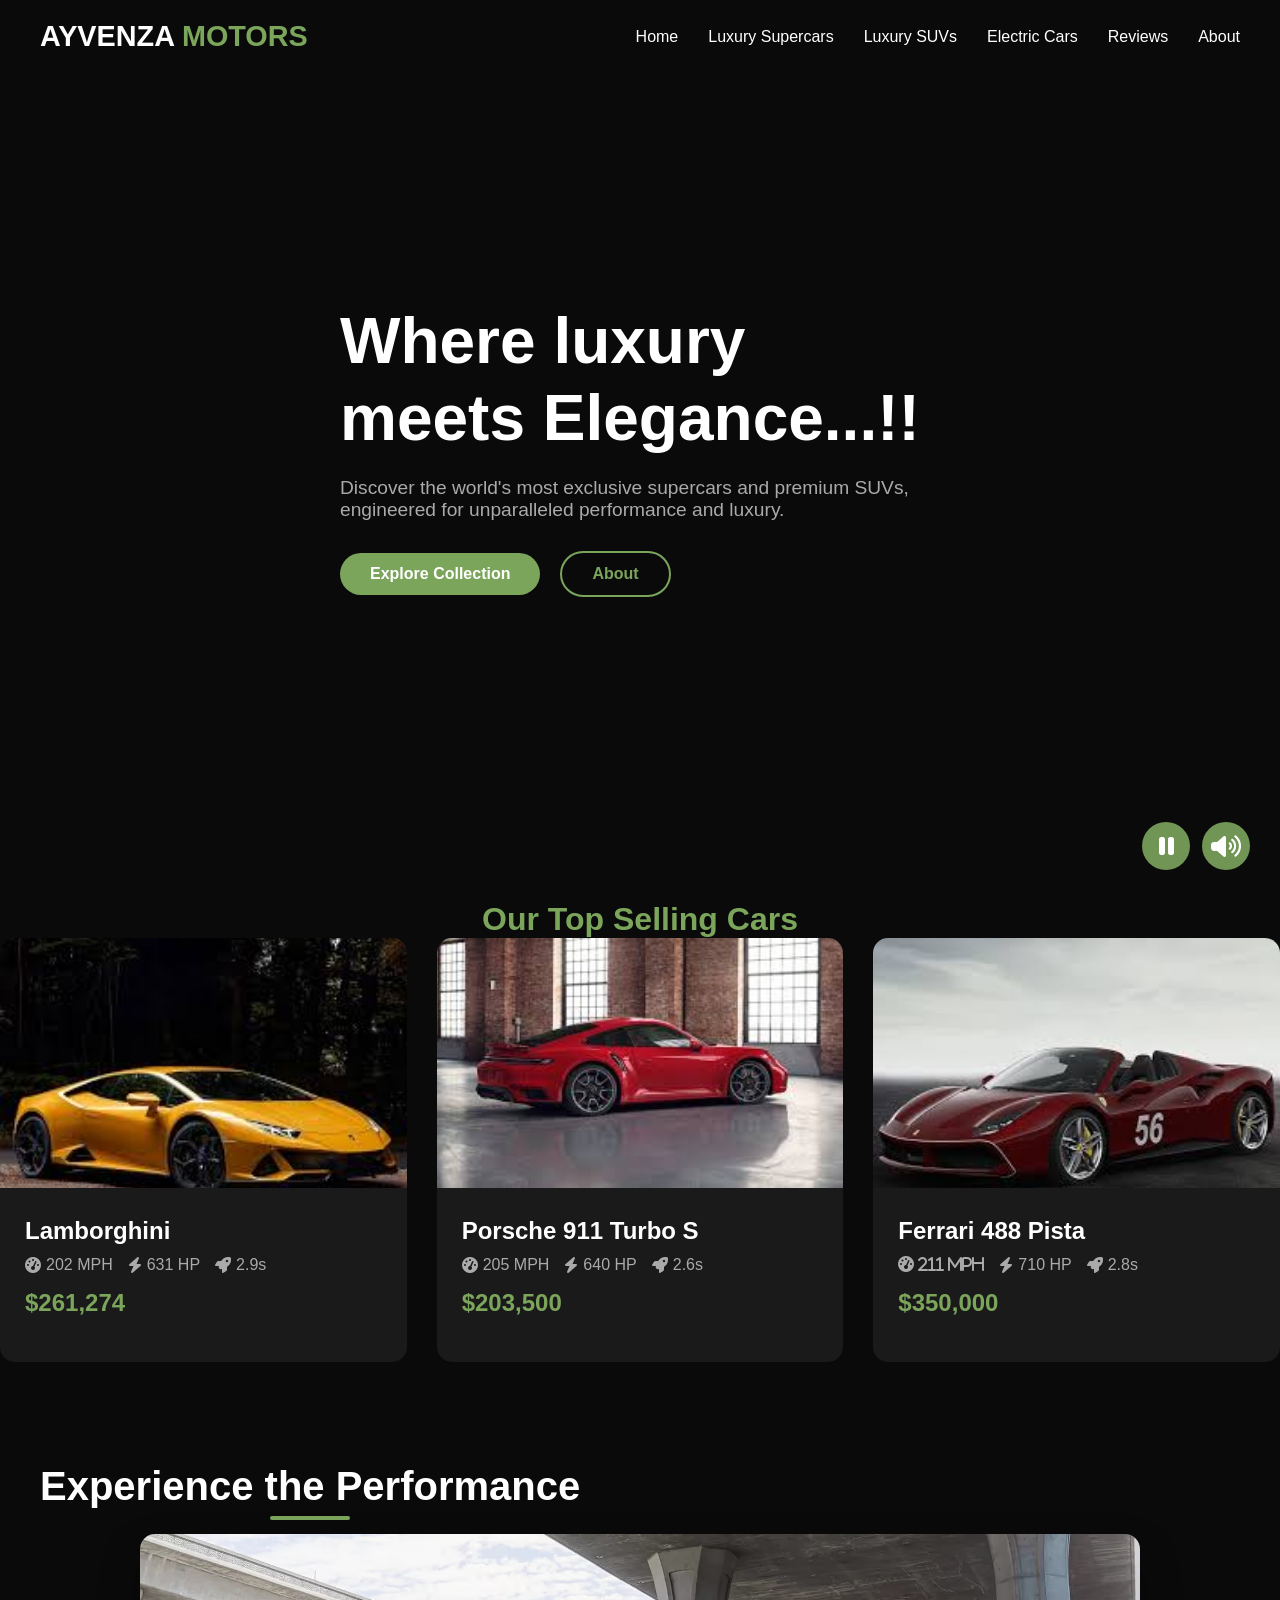
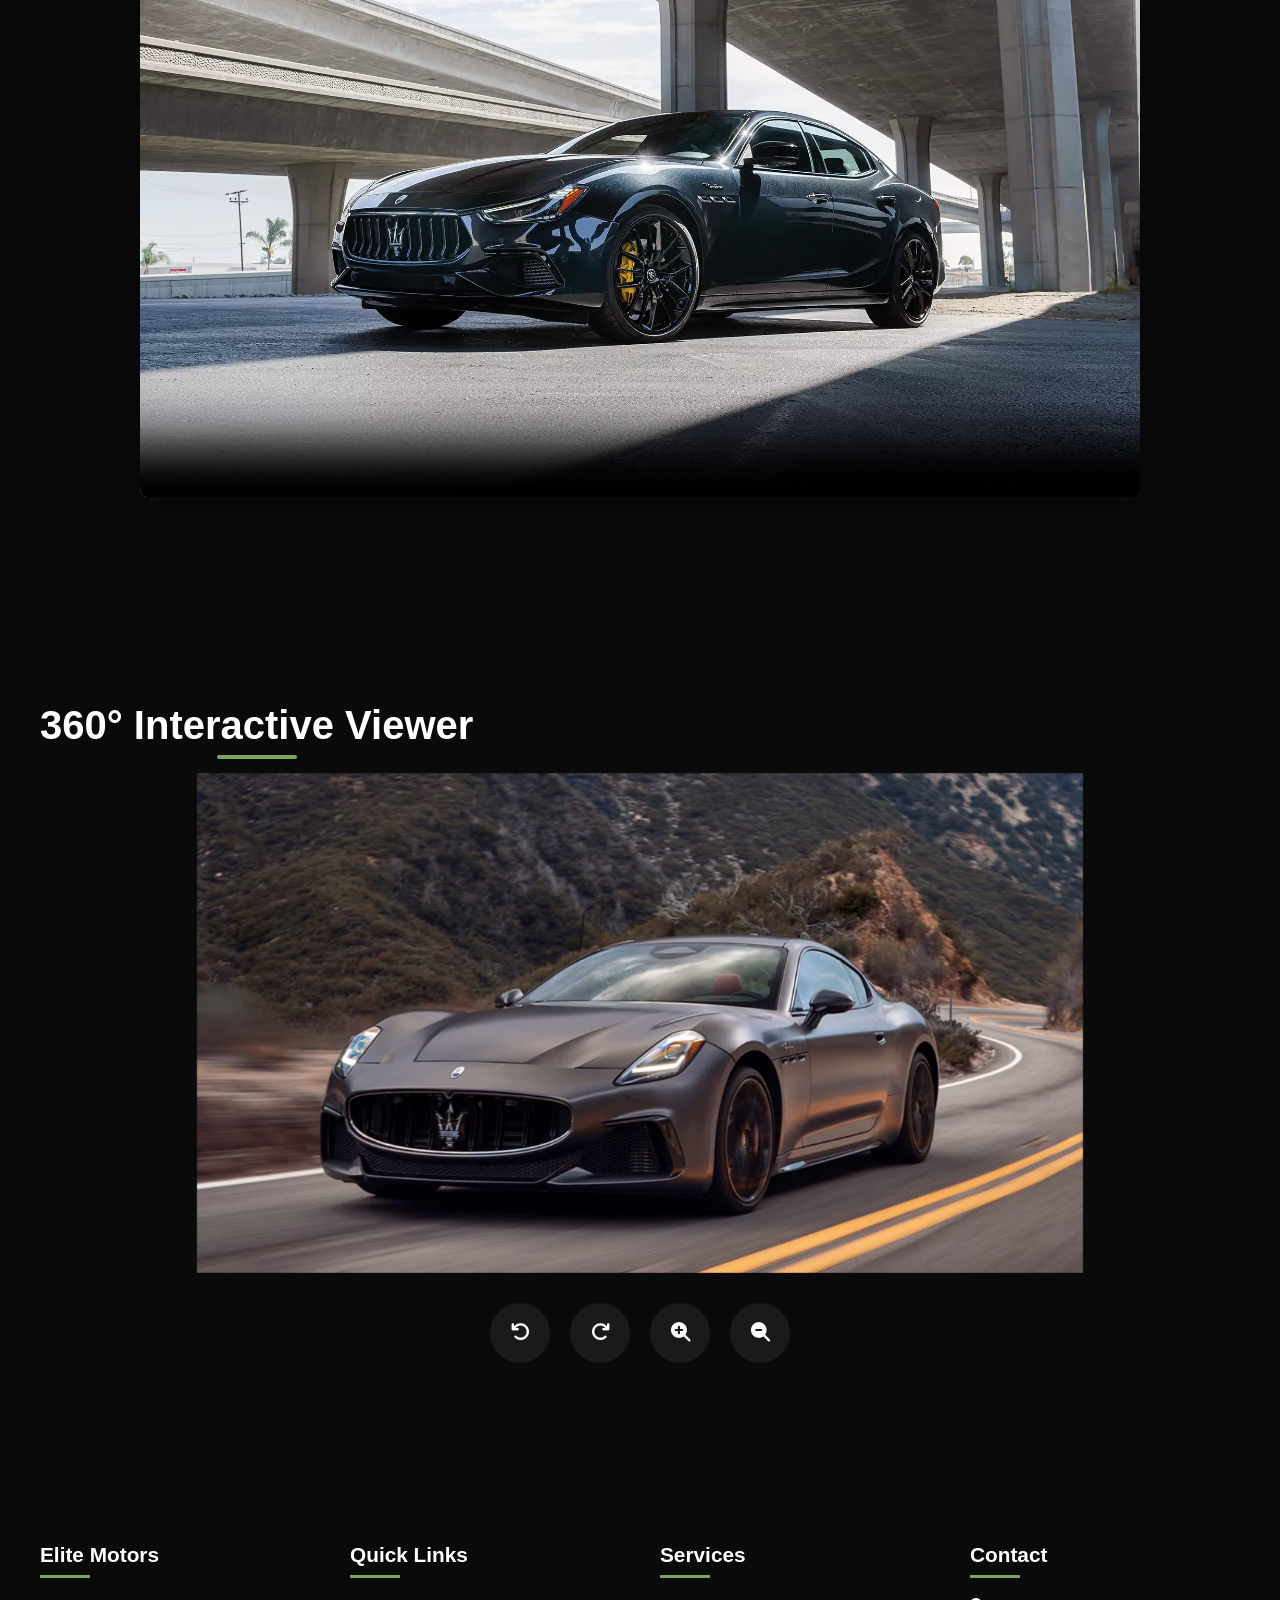
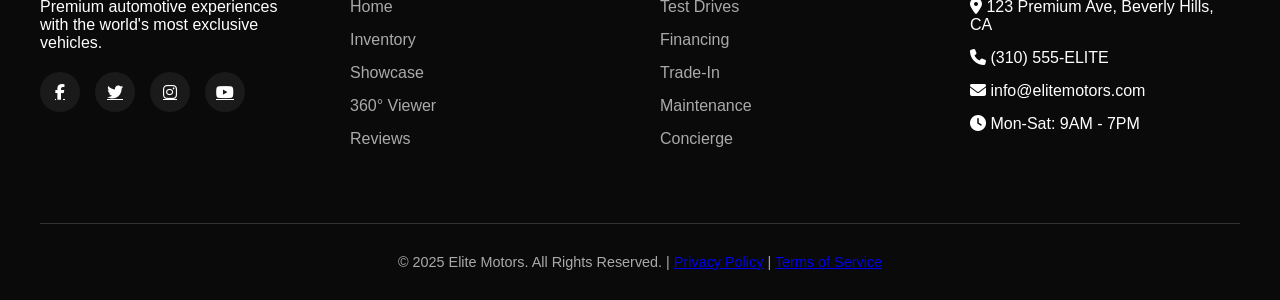
<file: index.html>
<!DOCTYPE html>
<html lang="en">
<head>
    <meta charset="UTF-8">
    <meta name="viewport" content="width=device-width, initial-scale=1.0">
    <title>Elite Motors | Premium Automotive Experience</title>
    <link rel="stylesheet" href="https://cdnjs.cloudflare.com/ajax/libs/font-awesome/6.4.0/css/all.min.css">
    <style>
    :root {
    --primary: #7CA55C;
    --primary-dark: #7CA55C;
    --dark: #0a0a0a;
    --dark-gray: #1a1a1a;
    --medium-gray: #333;
    --light-gray: #aaa;
    --light: #ffffff;
}

* {
    margin: 0;
    padding: 0;
    box-sizing: border-box;
    font-family: 'Poppins', sans-serif;
}

body {
    background: var(--dark);
    color: var(--light);
    overflow-x: hidden;
    scroll-behavior: smooth;
}

section {
    padding: 100px 0;
    position: relative;
}

.container {
    max-width: 1400px;
    margin: 0 auto;
    padding: 0 40px;
}

h1, h2, h3 {
    font-weight: 700;
    line-height: 1.2;
}

.section-title {
    font-size: 2.5rem;
    margin-bottom: 1.5rem;
    text-align: center;
    position: relative;
    display: inline-block;
}

.section-title::after {
    content: '';
    position: absolute;
    bottom: -10px;
    left: 50%;
    transform: translateX(-50%);
    width: 80px;
    height: 4px;
    background: var(--primary);
    border-radius: 2px;
}

.btn {
    display: inline-block;
    padding: 12px 30px;
    background: var(--primary);
    color: var(--light);
    border: none;
    border-radius: 30px;
    font-weight: 600;
    text-decoration: none;
    cursor: pointer;
    transition: all 0.3s ease;
}

.btn:hover {
    background: var(--primary-dark);
    transform: translateY(-3px);
    box-shadow: 0 10px 20px rgba(255, 60, 0, 0.3);
}

.btn-outline {
    background: transparent;
    border: 2px solid var(--primary);
    color: var(--primary);
}

.btn-outline:hover {
    background: var(--primary);
    color: var(--light);
}

/* Header */
header {
    position: fixed;
    top: 0;
    left: 0;
    width: 100%;
    z-index: 1000;
    padding: 20px 0;
    transition: all 0.3s ease;
}

header.scrolled {
    background: rgba(10, 10, 10, 0.9);
    backdrop-filter: blur(10px);
    padding: 15px 0;
    box-shadow: 0 5px 20px rgba(0, 0, 0, 0.1);
}

.navbar, .category-tabs, .hero-btns, .viewer-controls, .social-links {
    display: flex;
    align-items: center;
}

.navbar {
    justify-content: space-between;
}

.logo {
    font-size: 1.8rem;
    font-weight: 700;
    color: var(--light);
    text-decoration: none;
}

.logo span { color: var(--primary); }

.nav-links {
    display: flex;
    list-style: none;
}

.nav-links li { margin-left: 30px; }

.nav-links a {
    color: var(--light);
    text-decoration: none;
    font-weight: 500;
    transition: color 0.3s ease;
    position: relative;
}

.nav-links a:hover { color: var(--primary); }

.nav-links a::after {
    content: '';
    position: absolute;
    bottom: -5px;
    left: 0;
    width: 0;
    height: 2px;
    background: var(--primary);
    transition: width 0.3s ease;
}

.nav-links a:hover::after { width: 100%; }

.menu-toggle {
    display: none;
    cursor: pointer;
    font-size: 1.5rem;
}

/* Hero Section */
.hero {
    height: 100vh;
    min-height: 800px;
    display: flex;
    align-items: center;
    position: relative;
    overflow: hidden;
}

.hero::before {
    content: '';
    position: absolute;
    top: 0;
    left: 0;
    width: 100%;
    height: 100%;
    background: linear-gradient(to right, rgba(10, 10, 10, 0.9), rgba(10, 10, 10, 0.5));
    z-index: 1;
}

.hero-bg {
    position: absolute;
    top: 0;
    left: 0;
    width: 100%;
    height: 100%;
    object-fit: cover;
    z-index: 0;
    filter: brightness(0.6);
}

.hero-content {
    position: relative;
    z-index: 2;
    max-width: 600px;
}

.hero h1 {
    font-size: 4rem;
    margin-bottom: 20px;
    line-height: 1.2;
}

.hero p {
    font-size: 1.2rem;
    margin-bottom: 30px;
    color: var(--light-gray);
}

.hero-btns { gap: 20px; }

.hero-car {
    position: absolute;
    right: 10%;
    bottom: 10%;
    width: 50%;
    max-width: 800px;
    z-index: 1;
    animation: float 6s ease-in-out infinite;
}

/* Categories */
.category-tabs {
    justify-content: center;
    margin-bottom: 50px;
    gap: 15px;
}

.category-tab {
    padding: 12px 30px;
    background: transparent;
    color: var(--light);
    border: 2px solid var(--medium-gray);
    border-radius: 30px;
    font-weight: 600;
    cursor: pointer;
    transition: all 0.3s ease;
}

.category-tab.active {
    background: var(--primary);
    border-color: var(--primary);
}

.category-tab:hover:not(.active) {
    border-color: var(--primary);
    color: var(--primary);
}

.car-grid {
    display: grid;
    grid-template-columns: repeat(auto-fill, minmax(350px, 1fr));
    gap: 30px;
}

.car-card {
    background: var(--dark-gray);
    border-radius: 15px;
    overflow: hidden;
    transition: all 0.3s ease;
}

.car-card:hover {
    transform: translateY(-10px);
    box-shadow: 0 15px 30px rgba(0, 0, 0, 0.3);
}

.car-card-img {
    width: 100%;
    height: 250px;
    object-fit: cover;
    transition: transform 0.5s ease;
}

.car-card:hover .car-card-img { transform: scale(1.05); }

.car-card-content { padding: 25px; }

.car-card-title {
    font-size: 1.5rem;
    margin-bottom: 10px;
}

.car-card-specs {
    display: flex;
    gap: 15px;
    margin-bottom: 15px;
    color: var(--light-gray);
}

.car-card-spec {
    display: flex;
    align-items: center;
    gap: 5px;
}

.car-card-price {
    font-size: 1.5rem;
    font-weight: 700;
    color: var(--primary);
    margin-bottom: 20px;
}

/* Video Showcase */
.video-container {
    position: relative;
    width: 100%;
    max-width: 1000px;
    margin: 0 auto;
    border-radius: 15px;
    overflow: hidden;
    box-shadow: 0 20px 40px rgba(0, 0, 0, 0.3);
}

.video-container video { width: 100%; }

/* 360 Viewer */
.car-model {
    width: 100%;
    height: 500px;
    position: relative;
    transform-style: preserve-3d;
    transition: transform 0.5s ease;
}

.car-model img {
    position: absolute;
    width: 100%;
    height: 100%;
    object-fit: contain;
    backface-visibility: hidden;
}

.viewer-controls {
    justify-content: center;
    margin-top: 30px;
    gap: 20px;
}

.viewer-btn {
    width: 60px;
    height: 60px;
    border-radius: 50%;
    background: var(--dark-gray);
    border: none;
    color: var(--light);
    font-size: 1.2rem;
    cursor: pointer;
    transition: all 0.3s ease;
    display: flex;
    align-items: center;
    justify-content: center;
}

.viewer-btn:hover {
    background: var(--primary);
    transform: translateY(-5px);
}

/* Footer */
footer { background: var(--dark); padding: 80px 0 30px; }

.footer-content {
    display: grid;
    grid-template-columns: repeat(auto-fit, minmax(250px, 1fr));
    gap: 40px;
    margin-bottom: 60px;
}

.footer-column h3 {
    font-size: 1.3rem;
    margin-bottom: 20px;
    position: relative;
    padding-bottom: 10px;
}

.footer-column h3::after {
    content: '';
    position: absolute;
    bottom: 0;
    left: 0;
    width: 50px;
    height: 3px;
    background: var(--primary);
}

.footer-links { list-style: none; }
.footer-links li { margin-bottom: 15px; }

.footer-links a {
    color: var(--light-gray);
    text-decoration: none;
    transition: color 0.3s ease;
}

.footer-links a:hover { color: var(--primary); }

.social-links { gap: 15px; margin-top: 20px; }

.social-link {
    width: 40px;
    height: 40px;
    border-radius: 50%;
    background: var(--dark-gray);
    display: flex;
    align-items: center;
    justify-content: center;
    color: var(--light);
    transition: all 0.3s ease;
}

.social-link:hover {
    background: var(--primary);
    transform: translateY(-5px);
}

.footer-bottom {
    text-align: center;
    padding-top: 30px;
    border-top: 1px solid var(--medium-gray);
    color: var(--light-gray);
    font-size: 0.9rem;
}

/* Animations & Responsive */
@keyframes float {
    0%, 100% { transform: translateY(0); }
    50% { transform: translateY(-20px); }
}

@media (max-width: 1200px) { .hero-car { width: 60%; } }
@media (max-width: 992px) {
    .hero { min-height: 700px; }
    .hero h1 { font-size: 3.5rem; }
    .hero-car { width: 70%; right: 5%; }
    .section-title { font-size: 2.2rem; }
}
@media (max-width: 768px) {
    .menu-toggle { display: block; }
    .nav-links {
        position: fixed;
        top: 80px;
        left: -100%;
        width: 100%;
        height: calc(100vh - 80px);
        background: var(--dark);
        flex-direction: column;
        align-items: center;
        padding-top: 40px;
        transition: left 0.3s ease;
    }
    .nav-links.active { left: 0; }
    .nav-links li { margin: 15px 0; }
    .hero {
        text-align: center;
        min-height: 600px;
    }
    .hero-content {
        max-width: 100%;
        padding: 0 30px;
    }
    .hero h1 { font-size: 3rem; }
    .hero-btns { justify-content: center; }
    .hero-car { display: none; }
    .car-grid { grid-template-columns: repeat(auto-fill, minmax(280px, 1fr)); }
}
@media (max-width: 576px) {
    .container {
        padding: 0 20px;
    }

    .hero h1 {
        font-size: 2.5rem;
    }

    .hero-btns {
        flex-direction: column;
        gap: 15px;
    }

    .btn {
        width: 100%;
    }

    .category-tabs {
        flex-wrap: wrap;
    }

    .section-title {
        font-size: 2rem;
    }
}
    </style>
</head>
<body>
    <!-- Header -->
    <header id="header">
        <div class="container">
            <nav class="navbar">
                <a href="#" class="logo">AYVENZA  <span>MOTORS</span></a>
                <div class="menu-toggle" id="mobile-menu">
                    <i class="fas fa-bars"></i>
                </div>
                <ul class="nav-links" id="nav-links">
                    <li><a href="#home">Home</a></li>
                    <li><a href="supercars.html">Luxury Supercars</a></li>
                    <li><a href="suvs.html">Luxury SUVs</a></li>
                    <li><a href="e-cars.html">Electric Cars</a></li>
                    <li><a href="review.html">Reviews</a></li>
                    <li><a href="about.html">About</a></li>

                </ul>
            </nav>
        </div>
    </header>

    <!-- Hero Section -->
    <section class="hero" id="home">
        <video id="heroVideo" class="hero-bg" autoplay loop playsinline>
  <source src="CHIRON PUR SPORT_ Drifting the C.mp4" type="video/mp4">
  Your browser does not support the video tag.
</video>

        <div class="container">
            <div class="hero-content">
                <h1>Where luxury meets Elegance...!!</h1>
                <p>Discover the world's most exclusive supercars and premium SUVs, engineered for unparalleled performance and luxury.</p>
                <div class="hero-btns">
                    <a href="sales/supercars.html" class="btn">Explore Collection</a>
                    <a href="about.html" class="btn btn-outline">About</a>
                </div>
            </div>
        </div>
        
    </section>

    <!-- Categories Section -->

        <center><h1><font face="algerian" color="#7CA55C">Our Top Selling Cars</font></h1></center>
            <div class="car-grid" >
                <div class="car-card">
                    <img src="lambo.jpg" alt="Lamborghini Huracan" class="car-card-img">
                    <div class="car-card-content">
                        <h3 class="car-card-title">Lamborghini </h3>
                        <div class="car-card-specs">
                            <div class="car-card-spec"><i class="fas fa-tachometer-alt"></i> 202 MPH</div>
                            <div class="car-card-spec"><i class="fas fa-bolt"></i> 631 HP</div>
                            <div class="car-card-spec"><i class="fas fa-rocket"></i> 2.9s</div>
                        </div>
                        <div class="car-card-price">$261,274</div>
                        
                    </div>
                </div>
                
                <div class="car-card">
                    <img src="porsche.jpg" alt="Porsche 911" class="car-card-img">
                    <div class="car-card-content">
                        <h3 class="car-card-title">Porsche 911 Turbo S</h3>
                        <div class="car-card-specs">
                            <div class="car-card-spec"><i class="fas fa-tachometer-alt"></i> 205 MPH</div>
                            <div class="car-card-spec"><i class="fas fa-bolt"></i> 640 HP</div>
                            <div class="car-card-spec"><i class="fas fa-rocket"></i> 2.6s</div>
                        </div>
                        <div class="car-card-price">$203,500</div>
                        
                    </div>
                </div>
                
                <div class="car-card">
                    <img src="ferrari.jpg" alt="Ferrari 488" class="car-card-img">
                    <div class="car-card-content">
                        <h3 class="car-card-title">Ferrari 488 Pista</h3>
                        <div class="car-card-specs">
                            <div class="fas fa-tachometer-alt"></i> 211 MPH</div>
                            <div class="car-card-spec"><i class="fas fa-bolt"></i> 710 HP</div>
                            <div class="car-card-spec"><i class="fas fa-rocket"></i> 2.8s</div>
                        </div>
                        <div class="car-card-price">$350,000</div>
                        
                    </div>
                </div>
            </div>
            
           
                        
        </div>
    </section>

    <!-- Video Showcase -->
    <section class="video-showcase" id="showcase">
        <div class="container">
            <h2 class="section-title">Experience the Performance</h2>
            <div class="video-container">
                <video controls poster="car5.avif">
                   
                    <source src="Maserati Levante Trofeo. The Art of Fast.mp4" type="video/mp4">
                    Your browser does not support the video tag.
                </video>
            </div>
        </div>
    </section>

    <!-- 360 Viewer -->
    <section class="viewer-360" id="viewer">
        <div class="container">
            <h2 class="section-title">360° Interactive Viewer</h2>
            <div class="viewer-container">
                <div class="car-model" id="car-model">
                    <img src="car1.avif" alt="Car 360 View">
                </div>
            </div>
            <div class="viewer-controls">
                <button class="viewer-btn" id="rotate-left"><i class="fas fa-undo"></i></button>
                <button class="viewer-btn" id="rotate-right"><i class="fas fa-redo"></i></button>
                <button class="viewer-btn" id="zoom-in"><i class="fas fa-search-plus"></i></button>
                <button class="viewer-btn" id="zoom-out"><i class="fas fa-search-minus"></i></button>
            </div>
        </div>
    </section>

    <!-- Reviews Section -->
    

    <!-- Footer -->
    <footer>
        <div class="container">
            <div class="footer-content">
                <div class="footer-column">
                    <h3>Elite Motors</h3>
                    <p>Premium automotive experiences with the world's most exclusive vehicles.</p>
                    <div class="social-links">
                        <a href="#" class="social-link"><i class="fab fa-facebook-f"></i></a>
                        <a href="#" class="social-link"><i class="fab fa-twitter"></i></a>
                        <a href="#" class="social-link"><i class="fab fa-instagram"></i></a>
                        <a href="#" class="social-link"><i class="fab fa-youtube"></i></a>
                    </div>
                </div>
                <div class="footer-column">
                    <h3>Quick Links</h3>
                    <ul class="footer-links">
                        <li><a href="#home">Home</a></li>
                        <li><a href="#vehicles">Inventory</a></li>
                        <li><a href="#showcase">Showcase</a></li>
                        <li><a href="#viewer">360° Viewer</a></li>
                        <li><a href="#reviews">Reviews</a></li>
                    </ul>
                </div>
                <div class="footer-column">
                    <h3>Services</h3>
                    <ul class="footer-links">
                        <li><a href="#">Test Drives</a></li>
                        <li><a href="#">Financing</a></li>
                        <li><a href="#">Trade-In</a></li>
                        <li><a href="#">Maintenance</a></li>
                        <li><a href="#">Concierge</a></li>
                    </ul>
                </div>
                <div class="footer-column">
                    <h3>Contact</h3>
                    <ul class="footer-links">
                        <li><i class="fas fa-map-marker-alt"></i> 123 Premium Ave, Beverly Hills, CA</li>
                        <li><i class="fas fa-phone"></i> (310) 555-ELITE</li>
                        <li><i class="fas fa-envelope"></i> info@elitemotors.com</li>
                        <li><i class="fas fa-clock"></i> Mon-Sat: 9AM - 7PM</li>
                    </ul>
                </div>
            </div>
            <div class="footer-bottom">
                <p>&copy; 2025 Elite Motors. All Rights Reserved. | <a href="#">Privacy Policy</a> | <a href="#">Terms of Service</a></p>
            </div>
        </div>
    </footer>

    <button id="playAudioBtn" style="
  position: absolute;
  bottom: 30px;
  right: 30px;
  z-index: 3;
  background: rgba(124,165,92,0.9);
  color: #fff;
  border: none;
  border-radius: 50%;
  width: 48px;
  height: 48px;
  font-size: 1.5rem;
  display: flex;
  align-items: center;
  justify-content: center;
  cursor: pointer;
">
  <i class="fas fa-volume-up"></i>
</button>
<button id="stopAudioBtn" style="
  position: absolute;
  bottom: 30px;
  right: 90px;
  z-index: 3;
  background: rgba(124,165,92,0.9);
  color: #fff;
  border: none;
  border-radius: 50%;
  width: 48px;
  height: 48px;
  font-size: 1.5rem;
  display: flex;
  align-items: center;
  justify-content: center;
  cursor: pointer;
">
  <i class="fas fa-pause"></i>
</button>

    <script>
    document.addEventListener('DOMContentLoaded', function() {
        // Mobile menu toggle
        const mobileMenu = document.getElementById('mobile-menu');
        const navLinks = document.getElementById('nav-links');
        
        mobileMenu.addEventListener('click', function() {
            navLinks.classList.toggle('active');
            this.classList.toggle('fa-times');
        });
        
        // Close mobile menu when clicking a link
        document.querySelectorAll('.nav-links a').forEach(link => {
            link.addEventListener('click', () => {
                navLinks.classList.remove('active');
                mobileMenu.classList.remove('fa-times');
            });
        });
        
        // Header scroll effect
        const header = document.getElementById('header');
        window.addEventListener('scroll', function() {
            if (window.scrollY > 100) {
                header.classList.add('scrolled');
            } else {
                header.classList.remove('scrolled');
            }
        });
        
        // Category tabs
        const categoryTabs = document.querySelectorAll('.category-tab');
        const carGrids = document.querySelectorAll('.car-grid');
        
        categoryTabs.forEach(tab => {
            tab.addEventListener('click', function() {
                // Remove active class from all tabs
                categoryTabs.forEach(t => t.classList.remove('active'));
                // Add active class to clicked tab
                this.classList.add('active');
                
                // Hide all car grids
                carGrids.forEach(grid => grid.classList.add('hidden'));
                // Show selected car grid
                const category = this.getAttribute('data-category');
                document.getElementById(category).classList.remove('hidden');
            });
        });
        
        // 360 Viewer functionality
        const carModel = document.getElementById('car-model');
        const rotateLeft = document.getElementById('rotate-left');
        const rotateRight = document.getElementById('rotate-right');
        const zoomIn = document.getElementById('zoom-in');
        const zoomOut = document.getElementById('zoom-out');
        
        let rotation = 0;
        let scale = 1;
        
        rotateLeft.addEventListener('click', function() {
            rotation -= 30;
            carModel.style.transform = `rotateY(${rotation}deg) scale(${scale})`;
        });
        
        rotateRight.addEventListener('click', function() {
            rotation += 30;
            carModel.style.transform = `rotateY(${rotation}deg) scale(${scale})`;
        });
        
        zoomIn.addEventListener('click', function() {
            scale += 0.1;
            carModel.style.transform = `rotateY(${rotation}deg) scale(${scale})`;
        });
        
        zoomOut.addEventListener('click', function() {
            if (scale > 0.5) {
                scale -= 0.1;
                carModel.style.transform = `rotateY(${rotation}deg) scale(${scale})`;
            }
        });
        
        // Smooth scrolling for anchor links
        document.querySelectorAll('a[href^="#"]').forEach(anchor => {
            anchor.addEventListener('click', function(e) {
                e.preventDefault();
                
                const targetId = this.getAttribute('href');
                if (targetId === '#') return;
                
                const targetElement = document.querySelector(targetId);
                if (targetElement) {
                    window.scrollTo({
                        top: targetElement.offsetTop - 80,
                        behavior: 'smooth'
                    });
                }
            });
        });
    });
    document.getElementById('playAudioBtn').addEventListener('click', function() {
    var video = document.getElementById('heroVideo');
    video.muted = false;
    video.play();
});
    document.getElementById('stopAudioBtn').addEventListener('click', function() {
    var video = document.getElementById('heroVideo');
    video.pause();
});
    </script>
</body>
</html>
</file>
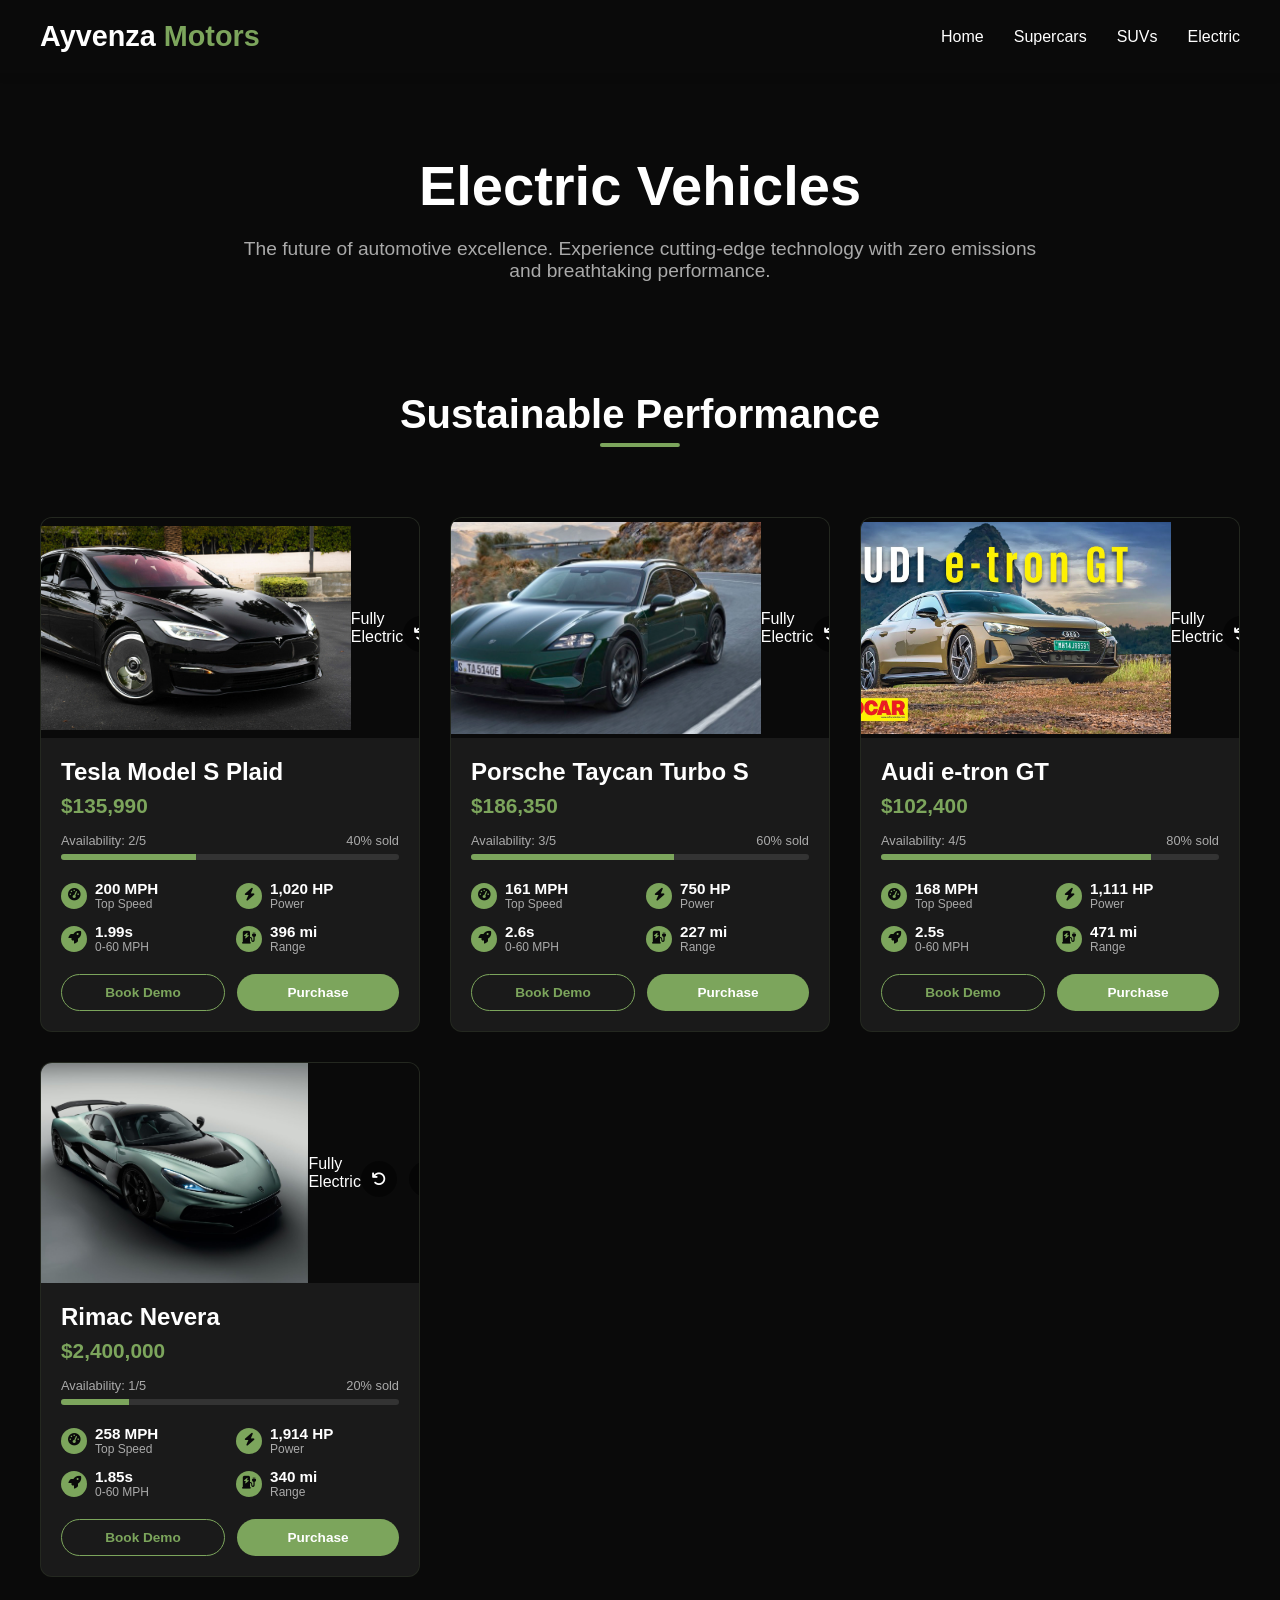
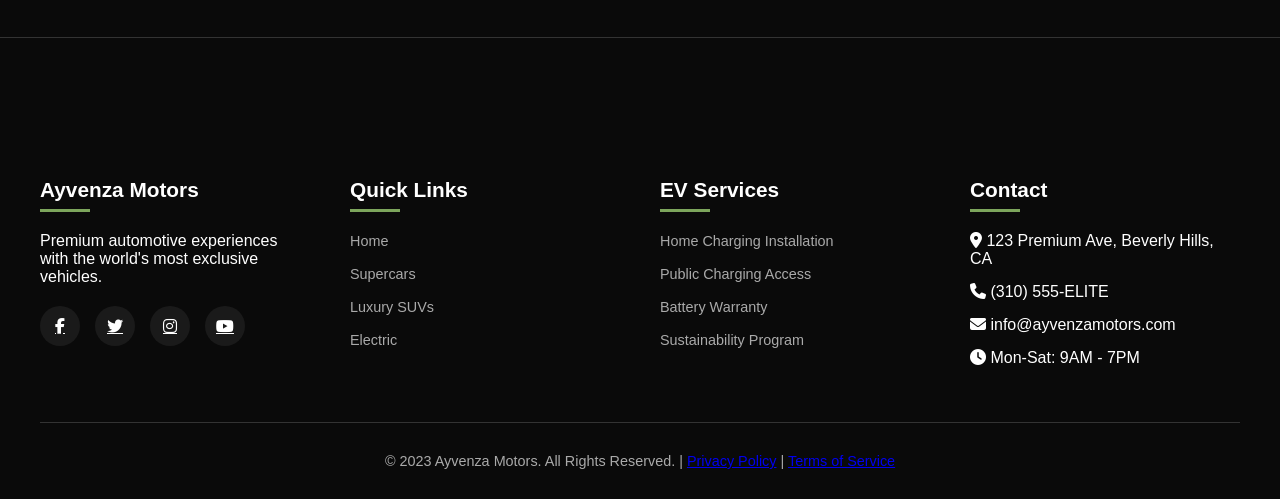
<file: e-cars.html>
<!DOCTYPE html>
<html lang="en">
<head>
    <meta charset="UTF-8">
    <meta name="viewport" content="width=device-width, initial-scale=1.0">
    <title>Ayvenza Motors | Electric Vehicles</title>
    <link rel="stylesheet" href="https://cdnjs.cloudflare.com/ajax/libs/font-awesome/6.4.0/css/all.min.css">
    <link rel="stylesheet" href="sales.css">
    <script src="script.js"></script>

</head>
<body>
    <!-- Header -->
    <header>
        <div class="container">
            <nav class="navbar">
                <a href="#" class="logo">Ayvenza <span>Motors</span></a>
                <ul class="nav-links">
                    <li><a href="index.html">Home</a></li>
                    <li><a href="supercars.html">Supercars</a></li>
                    <li><a href="suvs.html">SUVs</a></li>
                    <li><a href="e-cars.html" class="active">Electric</a></li>
                </ul>
            </nav>
        </div>
    </header>

    <!-- Page Header -->
    <section class="page-header">
        <div class="container">
            <h1>Electric Vehicles</h1>
            <p>The future of automotive excellence. Experience cutting-edge technology with zero emissions and breathtaking performance.</p>
        </div>
    </section>

    <!-- Electric Vehicles Section -->
    <section class="category-section">
        <div class="container">
            <h2 class="category-title">Sustainable Performance</h2>
            <div class="car-showcase">
                <!-- EV 1 -->
                <div class="car-item">
                    <div class="car-360-container">
                        <img src="Tesla-Model-S-Plaid.jpg" alt="Tesla Model S Plaid" class="car-360-view" id="tesla-view">
                        <div class="electric-badge">Fully Electric</div>
                        <div class="viewer-controls">
                            <button class="viewer-btn rotate-left"><i class="fas fa-undo"></i></button>
                            <button class="viewer-btn rotate-right"><i class="fas fa-redo"></i></button>
                        </div>
                    </div>
                    <div class="car-details">
                        <h3 class="car-name">Tesla Model S Plaid</h3>
                        <div class="car-price">$135,990</div>
                        <div class="sales-progress">
                            <div class="progress-text">
                                <span>Availability: 2/5</span>
                                <span>40% sold</span>
                            </div>
                            <div class="progress-bar">
                                <div class="progress-fill" style="width: 40%"></div>
                            </div>
                        </div>
                        <div class="car-stats">
                            <div class="stat-item">
                                <div class="stat-icon"><i class="fas fa-tachometer-alt"></i></div>
                                <div>
                                    <div class="stat-value">200 MPH</div>
                                    <div class="stat-label">Top Speed</div>
                                </div>
                            </div>
                            <div class="stat-item">
                                <div class="stat-icon"><i class="fas fa-bolt"></i></div>
                                <div>
                                    <div class="stat-value">1,020 HP</div>
                                    <div class="stat-label">Power</div>
                                </div>
                            </div>
                            <div class="stat-item">
                                <div class="stat-icon"><i class="fas fa-rocket"></i></div>
                                <div>
                                    <div class="stat-value">1.99s</div>
                                    <div class="stat-label">0-60 MPH</div>
                                </div>
                            </div>
                            <div class="stat-item">
                                <div class="stat-icon"><i class="fas fa-charging-station"></i></div>
                                <div>
                                    <div class="stat-value">396 mi</div>
                                    <div class="stat-label">Range</div>
                                </div>
                            </div>
                        </div>
                        <div class="car-actions">
                            <button type="button" class="btn btn-outline" data-action="demo" data-car="Tesla Model S Plaid" data-price="$135,990">Book Demo</button>
                            <button type="button" class="btn btn-primary" data-action="purchase" data-car="Tesla Model S Plaid" data-price="$135,990">Purchase</button>
                        </div>
                    </div>
                </div>

                <!-- EV 2 -->
                <div class="car-item">
                    <div class="car-360-container">
                        <img src="Porsche_Taycan_Cross_Turismo.jpg" alt="Porsche Taycan Turbo S" class="car-360-view" id="taycan-view">
                        <div class="electric-badge">Fully Electric</div>
                        <div class="viewer-controls">
                            <button class="viewer-btn rotate-left"><i class="fas fa-undo"></i></button>
                            <button class="viewer-btn rotate-right"><i class="fas fa-redo"></i></button>
                        </div>
                    </div>
                    <div class="car-details">
                        <h3 class="car-name">Porsche Taycan Turbo S</h3>
                        <div class="car-price">$186,350</div>
                        <div class="sales-progress">
                            <div class="progress-text">
                                <span>Availability: 3/5</span>
                                <span>60% sold</span>
                            </div>
                            <div class="progress-bar">
                                <div class="progress-fill" style="width: 60%"></div>
                            </div>
                        </div>
                        <div class="car-stats">
                            <div class="stat-item">
                                <div class="stat-icon"><i class="fas fa-tachometer-alt"></i></div>
                                <div>
                                    <div class="stat-value">161 MPH</div>
                                    <div class="stat-label">Top Speed</div>
                                </div>
                            </div>
                            <div class="stat-item">
                                <div class="stat-icon"><i class="fas fa-bolt"></i></div>
                                <div>
                                    <div class="stat-value">750 HP</div>
                                    <div class="stat-label">Power</div>
                                </div>
                            </div>
                            <div class="stat-item">
                                <div class="stat-icon"><i class="fas fa-rocket"></i></div>
                                <div>
                                    <div class="stat-value">2.6s</div>
                                    <div class="stat-label">0-60 MPH</div>
                                </div>
                            </div>
                            <div class="stat-item">
                                <div class="stat-icon"><i class="fas fa-charging-station"></i></div>
                                <div>
                                    <div class="stat-value">227 mi</div>
                                    <div class="stat-label">Range</div>
                                </div>
                            </div>
                        </div>
                        <div class="car-actions">
                            <button type="button" class="btn btn-outline" data-action="demo" data-car="Porsche Taycan Turbo S" data-price="$186,350">Book Demo</button>
                            <button type="button" class="btn btn-primary" data-action="purchase" data-car="Porsche Taycan Turbo S" data-price="$186,350">Purchase</button>
                        </div>
                    </div>
                </div>

                <!-- EV 3 -->
                <div class="car-item">
                    <div class="car-360-container">
                        <img src="audie.jpg" alt="Audi e-tron GT" class="car-360-view" id="etron-view">
                        <div class="electric-badge">Fully Electric</div>
                        <div class="viewer-controls">
                            <button class="viewer-btn rotate-left"><i class="fas fa-undo"></i></button>
                            <button class="viewer-btn rotate-right"><i class="fas fa-redo"></i></button>
                        </div>
                    </div>
                    <div class="car-details">
                        <h3 class="car-name">Audi e-tron GT</h3>
                        <div class="car-price">$102,400</div>
                        <div class="sales-progress">
                            <div class="progress-text">
                                <span>Availability: 4/5</span>
                                <span>80% sold</span>
                            </div>
                            <div class="progress-bar">
                                <div class="progress-fill" style="width: 80%"></div>
                            </div>
                        </div>
                        <div class="car-stats">
                            <div class="stat-item">
                                <div class="stat-icon"><i class="fas fa-tachometer-alt"></i></div>
                                <div>
                                    <div class="stat-value">168 MPH</div>
                                    <div class="stat-label">Top Speed</div>
                                </div>
                            </div>
                            <div class="stat-item">
                                <div class="stat-icon"><i class="fas fa-bolt"></i></div>
                                <div>
                                    <div class="stat-value">1,111 HP</div>
                                    <div class="stat-label">Power</div>
                                </div>
                            </div>
                            <div class="stat-item">
                                <div class="stat-icon"><i class="fas fa-rocket"></i></div>
                                <div>
                                    <div class="stat-value">2.5s</div>
                                    <div class="stat-label">0-60 MPH</div>
                                </div>
                            </div>
                            <div class="stat-item">
                                <div class="stat-icon"><i class="fas fa-charging-station"></i></div>
                                <div>
                                    <div class="stat-value">471 mi</div>
                                    <div class="stat-label">Range</div>
                                </div>
                            </div>
                        </div>
                        <div class="car-actions">
                            <button type="button" class="btn btn-outline" data-action="demo" data-car="Audi e-tron GT" data-price="$102,400">Book Demo</button>
                            <button type="button" class="btn btn-primary" data-action="purchase" data-car="Audi e-tron GT" data-price="$102,400">Purchase</button>
                        </div>
                    </div>
                </div>

                <!-- EV 5 -->
                <div class="car-item">
                    <div class="car-360-container">
                        <img src="rimac.jpg" alt="Rimac Nevera" class="car-360-view" id="rimac-view">
                        <div class="electric-badge">Fully Electric</div>
                        <div class="viewer-controls">
                            <button class="viewer-btn rotate-left"><i class="fas fa-undo"></i></button>
                            <button class="viewer-btn rotate-right"><i class="fas fa-redo"></i></button>
                        </div>
                    </div>
                    <div class="car-details">
                        <h3 class="car-name">Rimac Nevera</h3>
                        <div class="car-price">$2,400,000</div>
                        <div class="sales-progress">
                            <div class="progress-text">
                                <span>Availability: 1/5</span>
                                <span>20% sold</span>
                            </div>
                            <div class="progress-bar">
                                <div class="progress-fill" style="width: 20%"></div>
                            </div>
                        </div>
                        <div class="car-stats">
                            <div class="stat-item">
                                <div class="stat-icon"><i class="fas fa-tachometer-alt"></i></div>
                                <div>
                                    <div class="stat-value">258 MPH</div>
                                    <div class="stat-label">Top Speed</div>
                                </div>
                            </div>
                            <div class="stat-item">
                                <div class="stat-icon"><i class="fas fa-bolt"></i></div>
                                <div>
                                    <div class="stat-value">1,914 HP</div>
                                    <div class="stat-label">Power</div>
                                </div>
                            </div>
                            <div class="stat-item">
                                <div class="stat-icon"><i class="fas fa-rocket"></i></div>
                                <div>
                                    <div class="stat-value">1.85s</div>
                                    <div class="stat-label">0-60 MPH</div>
                                </div>
                            </div>
                            <div class="stat-item">
                                <div class="stat-icon"><i class="fas fa-charging-station"></i></div>
                                <div>
                                    <div class="stat-value">340 mi</div>
                                    <div class="stat-label">Range</div>
                                </div>
                            </div>
                        </div>
                        <div class="car-actions">
                            <button type="button" class="btn btn-outline" data-action="demo" data-car="Rimac Nevera" data-price="$2,400,000">Book Demo</button>
                            <button type="button" class="btn btn-primary" data-action="purchase" data-car="Rimac Nevera" data-price="$2,400,000">Purchase</button>
                        </div>
                    </div>
                </div>
            </div>
        </div>
    </section>

    <!-- Footer -->
    <footer id="contact">
        <div class="container">
            <div class="footer-content">
                <div class="footer-column">
                    <h3>Ayvenza Motors</h3>
                    <p>Premium automotive experiences with the world's most exclusive vehicles.</p>
                    <div class="social-links">
                        <a href="#" class="social-link"><i class="fab fa-facebook-f"></i></a>
                        <a href="#" class="social-link"><i class="fab fa-twitter"></i></a>
                        <a href="#" class="social-link"><i class="fab fa-instagram"></i></a>
                        <a href="#" class="social-link"><i class="fab fa-youtube"></i></a>
                    </div>
                </div>
                <div class="footer-column">
                    <h3>Quick Links</h3>
                    <ul class="footer-links">
                        <li><a href="index.html">Home</a></li>
                        <li><a href="supercars.html">Supercars</a></li>
                        <li><a href="suvs.html">Luxury SUVs</a></li>
                        <li><a href="electric.html" class="active">Electric</a></li>
                    </ul>
                </div>
                <div class="footer-column">
                    <h3>EV Services</h3>
                    <ul class="footer-links">
                        <li><a href="#">Home Charging Installation</a></li>
                        <li><a href="#">Public Charging Access</a></li>
                        <li><a href="#">Battery Warranty</a></li>
                        <li><a href="#">Sustainability Program</a></li>
                    </ul>
                </div>
                <div class="footer-column">
                    <h3>Contact</h3>
                    <ul class="footer-links">
                        <li><i class="fas fa-map-marker-alt"></i> 123 Premium Ave, Beverly Hills, CA</li>
                        <li><i class="fas fa-phone"></i> (310) 555-ELITE</li>
                        <li><i class="fas fa-envelope"></i> info@ayvenzamotors.com</li>
                        <li><i class="fas fa-clock"></i> Mon-Sat: 9AM - 7PM</li>
                    </ul>
                </div>
            </div>
            <div class="footer-bottom">
                <p>&copy; 2023 Ayvenza Motors. All Rights Reserved. | <a href="#">Privacy Policy</a> | <a href="#">Terms of Service</a></p>
            </div>
        </div>
    </footer>

    <!-- User Details Modal -->
    <div class="modal-overlay" id="userDetailsModal">
        <div class="modal-content">
            <div class="modal-header">
                <h3 id="modalTitle">Book Your Demo</h3>
                <p id="modalSubtitle">We'll contact you shortly</p>
            </div>
            <form id="userDetailsForm">
                <input type="hidden" id="modalCarName" name="car_name">
                <input type="hidden" id="modalCarPrice" name="car_price">
                <input type="hidden" id="modalAction" name="action">
                
                <div class="form-group">
                    <label for="userName">Full Name</label>
                    <input type="text" id="userName" name="name" required>
                </div>
                <div class="form-group">
                    <label for="userEmail">Email Address</label>
                    <input type="email" id="userEmail" name="email" required>
                </div>
                <div class="form-group">
                    <label for="userPhone">Phone Number</label>
                    <input type="tel" id="userPhone" name="phone" required>
                </div>
                <div class="modal-actions">
                    <button type="button" class="btn btn-outline" id="cancelModal">Cancel</button>
                    <button type="submit" class="btn btn-primary">Submit</button>
                </div>
            </form>
        </div>
    </div>

   
</body>
</html>
</file>
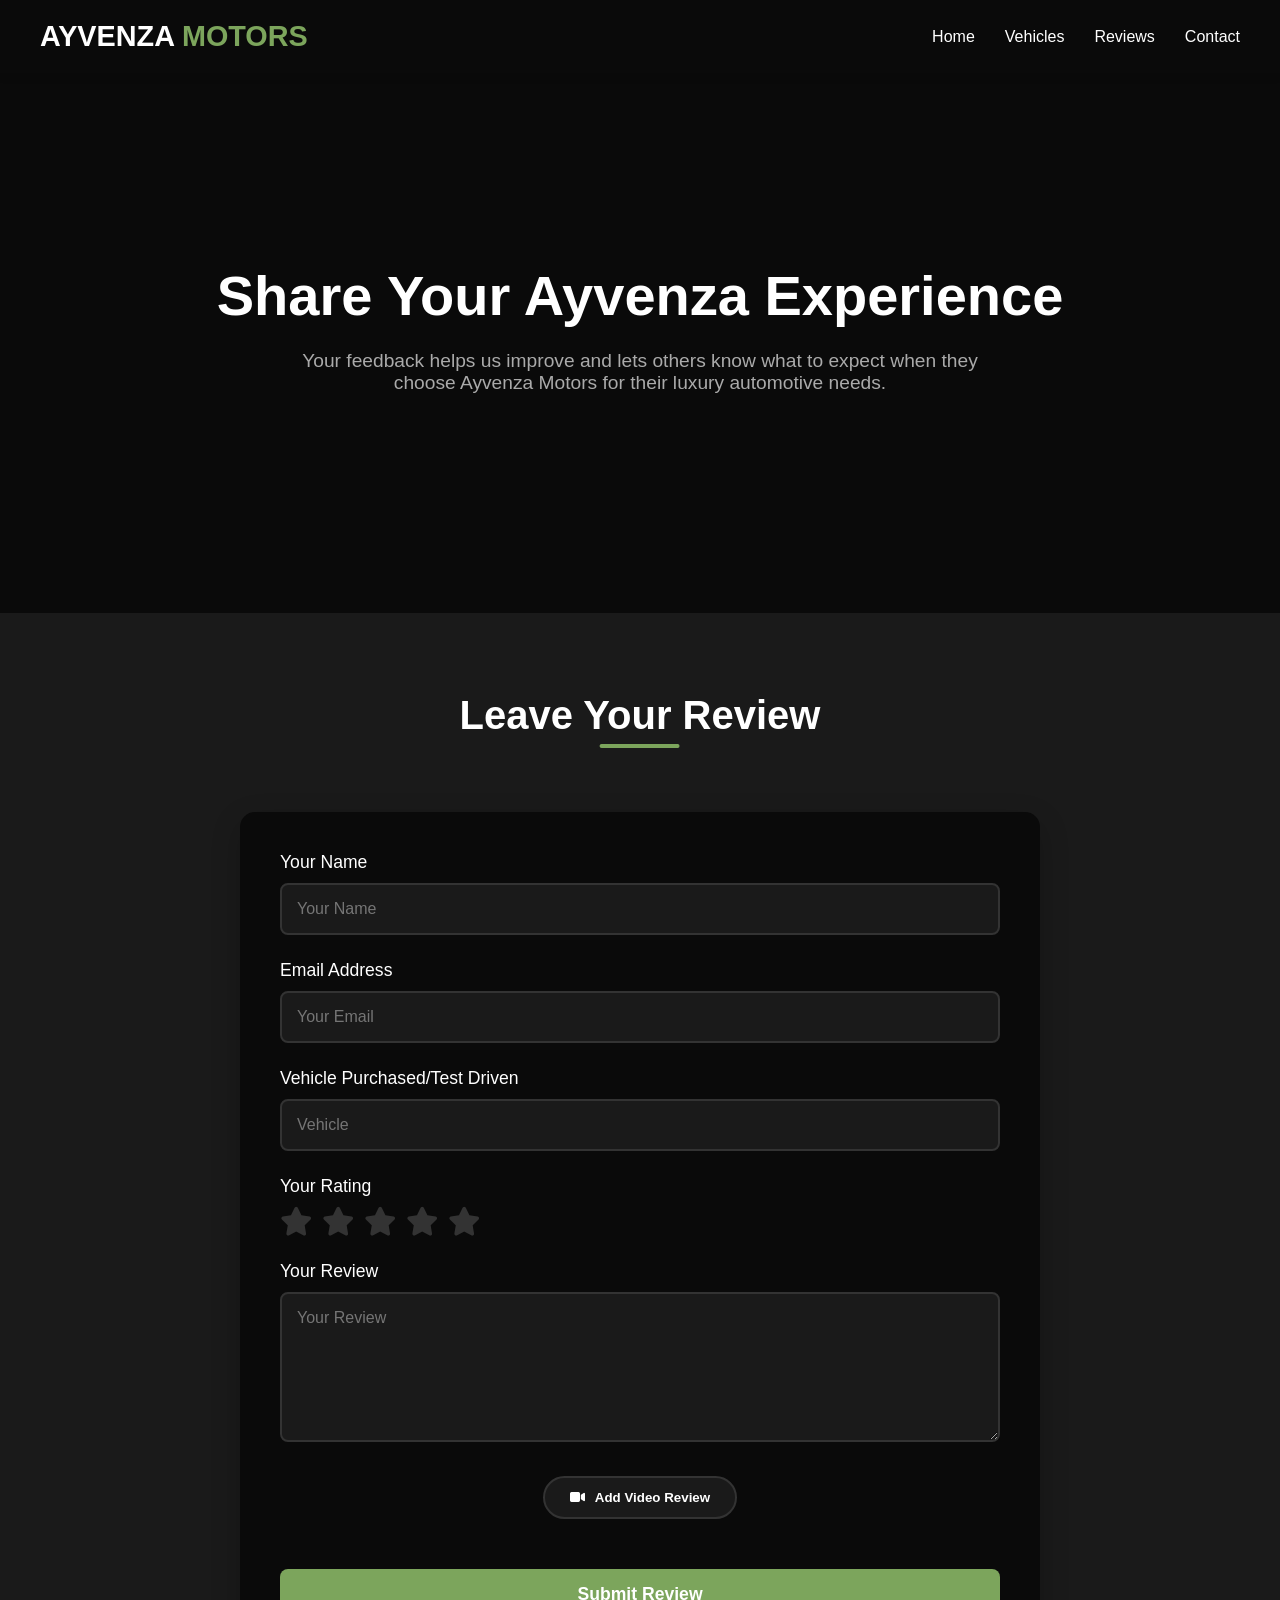
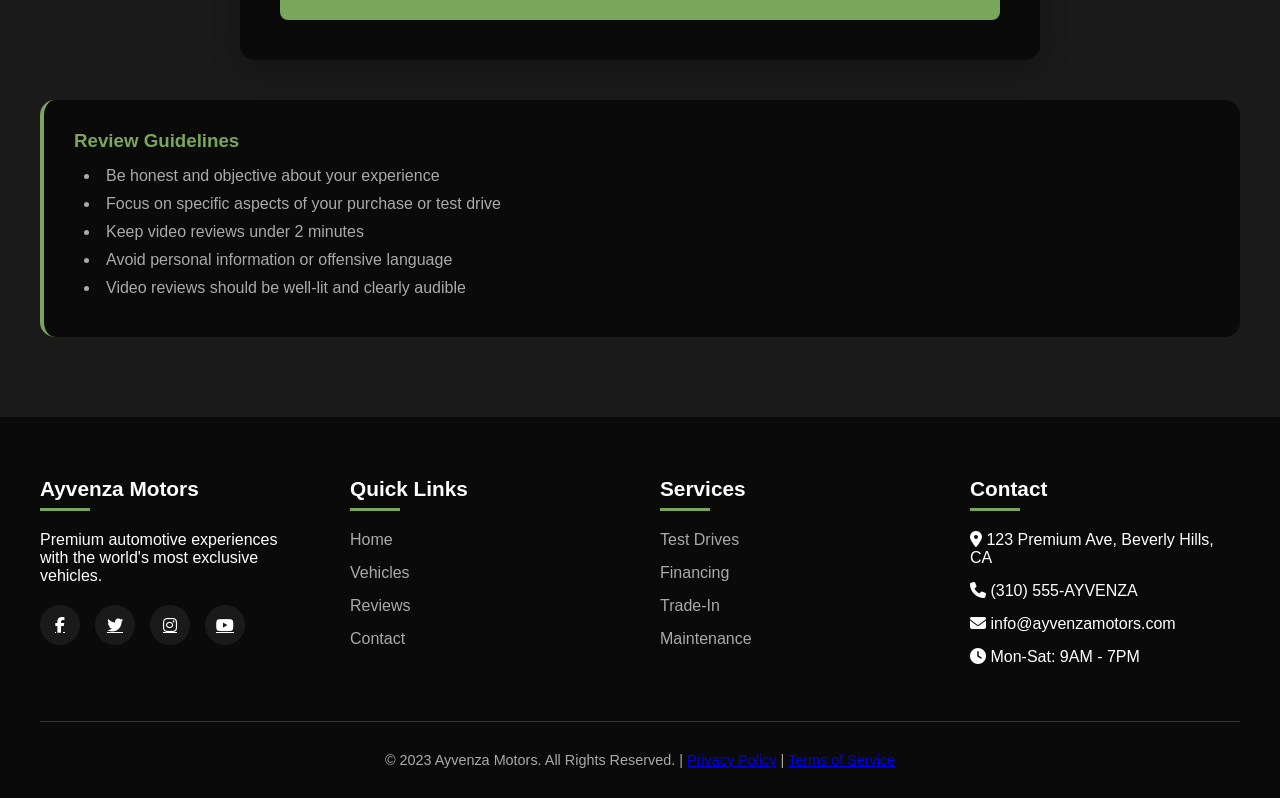
<file: review.html>
<!DOCTYPE html>
<html lang="en">
<head>
    <meta charset="UTF-8">
    <meta name="viewport" content="width=device-width, initial-scale=1.0">
    <title>Ayvenza Motors | Share Your Experience</title>
    <link rel="stylesheet" href="https://cdnjs.cloudflare.com/ajax/libs/font-awesome/6.4.0/css/all.min.css">
    <style>
        :root {
            --primary: #7CA55C;
            --primary-dark: #6a8f4e;
            --dark: #0a0a0a;
            --dark-gray: #1a1a1a;
            --medium-gray: #333;
            --light-gray: #aaa;
            --light: #ffffff;
        }

        * {
            margin: 0;
            padding: 0;
            box-sizing: border-box;
            font-family: 'Poppins', sans-serif;
        }

        body {
            background-color: var(--dark);
            color: var(--light);
            overflow-x: hidden;
            scroll-behavior: smooth;
        }

        .container {
            max-width: 1400px;
            margin: 0 auto;
            padding: 0 40px;
        }

        header {
            background: var(--dark);
            padding: 20px 0;
            position: sticky;
            top: 0;
            z-index: 1000;
            box-shadow: 0 2px 10px rgba(0,0,0,0.1);
        }

        .navbar {
            display: flex;
            justify-content: space-between;
            align-items: center;
        }

        .logo {
            font-size: 1.8rem;
            font-weight: 700;
            color: var(--light);
            text-decoration: none;
        }

        .logo span {
            color: var(--primary);
        }

        .nav-links {
            display: flex;
            list-style: none;
        }

        .nav-links li {
            margin-left: 30px;
        }

        .nav-links a {
            color: var(--light);
            text-decoration: none;
            font-weight: 500;
            transition: color 0.3s ease;
        }

        .nav-links a:hover {
            color: var(--primary);
        }

        .menu-toggle {
            display: none;
            cursor: pointer;
            font-size: 1.5rem;
        }

        /* Review Page Styles */
        .review-hero {
            height: 60vh;
            min-height: 500px;
            display: flex;
            align-items: center;
            position: relative;
            overflow: hidden;
            background: linear-gradient(rgba(10,10,10,0.9), rgba(10,10,10,0.9)), url('https://images.unsplash.com/photo-1489824904134-891ab64532f1?ixlib=rb-1.2.1&auto=format&fit=crop&w=1500&q=80');
            background-size: cover;
            background-position: center;
            text-align: center;
        }

        .review-hero-content {
            position: relative;
            z-index: 2;
            width: 100%;
        }

        .review-hero h1 {
            font-size: 3.5rem;
            margin-bottom: 20px;
            line-height: 1.2;
        }

        .review-hero p {
            font-size: 1.2rem;
            margin-bottom: 30px;
            color: var(--light-gray);
            max-width: 700px;
            margin-left: auto;
            margin-right: auto;
        }

        .review-section {
            padding: 80px 0;
            background: var(--dark-gray);
        }

        .section-title {
            font-size: 2.5rem;
            margin-bottom: 1.5rem;
            text-align: center;
            position: relative;
            display: inline-block;
            left: 50%;
            transform: translateX(-50%);
        }

        .section-title::after {
            content: '';
            position: absolute;
            bottom: -10px;
            left: 50%;
            transform: translateX(-50%);
            width: 80px;
            height: 4px;
            background: var(--primary);
            border-radius: 2px;
        }

        .review-form-container {
            max-width: 800px;
            margin: 50px auto 0;
            background: var(--dark);
            padding: 40px;
            border-radius: 15px;
            box-shadow: 0 10px 30px rgba(0, 0, 0, 0.2);
        }

        .form-group {
            margin-bottom: 25px;
        }

        .form-group label {
            display: block;
            margin-bottom: 10px;
            font-weight: 500;
            font-size: 1.1rem;
        }

        .form-control {
            width: 100%;
            padding: 15px;
            background: var(--dark-gray);
            border: 2px solid var(--medium-gray);
            border-radius: 8px;
            color: var(--light);
            font-size: 1rem;
            transition: all 0.3s ease;
        }

        .form-control:focus {
            outline: none;
            border-color: var(--primary);
        }

        textarea.form-control {
            min-height: 150px;
            resize: vertical;
        }

        .rating-stars {
            display: flex;
            gap: 10px;
            margin-bottom: 15px;
        }

        .rating-star {
            font-size: 1.8rem;
            color: var(--medium-gray);
            cursor: pointer;
            transition: all 0.2s ease;
        }

        .rating-star.active {
            color: var(--primary);
        }

        .media-toggle {
            display: flex;
            justify-content: center;
            margin: 30px 0;
        }

        .media-btn {
            padding: 12px 25px;
            border-radius: 30px;
            font-weight: 600;
            cursor: pointer;
            transition: all 0.3s ease;
            display: flex;
            align-items: center;
            gap: 10px;
            background: var(--dark-gray);
            border: 2px solid var(--medium-gray);
            color: var(--light);
        }

        .media-btn:hover, .media-btn.active {
            background: var(--primary);
            border-color: var(--primary);
            color: var(--light);
        }

        .media-preview {
            width: 100%;
            border-radius: 15px;
            overflow: hidden;
            margin-top: 20px;
            display: none;
            position: relative;
            background: var(--dark-gray);
        }

        .media-preview.active {
            display: block;
        }

        .media-preview video {
            width: 100%;
            display: block;
        }

        .media-controls {
            position: absolute;
            bottom: 20px;
            left: 50%;
            transform: translateX(-50%);
            display: flex;
            gap: 15px;
            background: rgba(0,0,0,0.7);
            padding: 10px 20px;
            border-radius: 30px;
        }

        .media-control-btn {
            width: 50px;
            height: 50px;
            border-radius: 50%;
            background: var(--primary);
            color: var(--light);
            border: none;
            display: flex;
            align-items: center;
            justify-content: center;
            cursor: pointer;
            transition: all 0.3s ease;
        }

        .media-control-btn:hover {
            background: var(--primary-dark);
            transform: scale(1.1);
        }

        .media-timer {
            display: flex;
            align-items: center;
            justify-content: center;
            color: var(--light);
            font-weight: 600;
            margin: 0 15px;
        }

        .form-submit {
            width: 100%;
            padding: 15px;
            background: var(--primary);
            color: var(--light);
            border: none;
            border-radius: 8px;
            font-size: 1.1rem;
            font-weight: 600;
            cursor: pointer;
            transition: all 0.3s ease;
            margin-top: 20px;
        }

        .form-submit:hover {
            background: var(--primary-dark);
            transform: translateY(-3px);
            box-shadow: 0 5px 15px rgba(124, 165, 92, 0.4);
        }

        .review-guidelines {
            margin-top: 40px;
            padding: 30px;
            background: var(--dark);
            border-radius: 15px;
            border-left: 4px solid var(--primary);
        }

        .review-guidelines h3 {
            margin-bottom: 15px;
            color: var(--primary);
        }

        .review-guidelines ul {
            list-style-position: inside;
            margin-left: 10px;
        }

        .review-guidelines li {
            margin-bottom: 10px;
            color: var(--light-gray);
        }

        /* Footer */
        footer {
            background: var(--dark);
            padding: 60px 0 30px;
        }

        .footer-content {
            display: grid;
            grid-template-columns: repeat(auto-fit, minmax(250px, 1fr));
            gap: 40px;
            margin-bottom: 40px;
        }

        .footer-column h3 {
            font-size: 1.3rem;
            margin-bottom: 20px;
            position: relative;
            padding-bottom: 10px;
        }

        .footer-column h3::after {
            content: '';
            position: absolute;
            bottom: 0;
            left: 0;
            width: 50px;
            height: 3px;
            background: var(--primary);
        }

        .footer-links {
            list-style: none;
        }

        .footer-links li {
            margin-bottom: 15px;
        }

        .footer-links a {
            color: var(--light-gray);
            text-decoration: none;
            transition: color 0.3s ease;
        }

        .footer-links a:hover {
            color: var(--primary);
        }

        .social-links {
            display: flex;
            gap: 15px;
            margin-top: 20px;
        }

        .social-link {
            width: 40px;
            height: 40px;
            border-radius: 50%;
            background: var(--dark-gray);
            display: flex;
            align-items: center;
            justify-content: center;
            color: var(--light);
            transition: all 0.3s ease;
        }

        .social-link:hover {
            background: var(--primary);
            transform: translateY(-5px);
        }

        .footer-bottom {
            text-align: center;
            padding-top: 30px;
            border-top: 1px solid var(--medium-gray);
            color: var(--light-gray);
            font-size: 0.9rem;
        }

        /* Responsive */
        @media (max-width: 992px) {
            .review-hero h1 {
                font-size: 3rem;
            }
            
            .section-title {
                font-size: 2.2rem;
            }
        }

        @media (max-width: 768px) {
            .menu-toggle {
                display: block;
            }

            .nav-links {
                position: fixed;
                top: 80px;
                left: -100%;
                width: 100%;
                height: calc(100vh - 80px);
                background: var(--dark);
                flex-direction: column;
                align-items: center;
                padding-top: 40px;
                transition: left 0.3s ease;
            }

            .nav-links.active {
                left: 0;
            }

            .nav-links li {
                margin: 15px 0;
            }
            
            .review-hero {
                min-height: 400px;
                height: auto;
                padding: 100px 0;
            }
            
            .review-hero h1 {
                font-size: 2.5rem;
            }
        }

        @media (max-width: 576px) {
            .container {
                padding: 0 20px;
            }
            
            .review-form-container {
                padding: 25px;
            }
            
            .section-title {
                font-size: 2rem;
            }
        }
    </style>
</head>
<body>
    <!-- Header -->
    <header>
        <div class="container">
            <nav class="navbar">
                <a href="index.html" class="logo">AYVENZA <span>MOTORS</span></a>
                <div class="menu-toggle" id="mobile-menu">
                    <i class="fas fa-bars"></i>
                </div>
                <ul class="nav-links" id="nav-links">
                    <li><a href="index.html">Home</a></li>
                    <li><a href="sales.html">Vehicles</a></li>
                    <li><a href="reviews.html">Reviews</a></li>
                    <li><a href="#contact">Contact</a></li>
                </ul>
            </nav>
        </div>
    </header>

    <!-- Review Hero -->
    <section class="review-hero">
        <div class="container">
            <div class="review-hero-content">
                <h1>Share Your Ayvenza Experience</h1>
                <p>Your feedback helps us improve and lets others know what to expect when they choose Ayvenza Motors for their luxury automotive needs.</p>
            </div>
        </div>
    </section>

    <!-- Review Section -->
    <section class="review-section">
        <div class="container">
            <h2 class="section-title">Leave Your Review</h2>
            
            <div class="review-form-container">
                <form id="review-form" action="submit-review.php" method="POST" enctype="multipart/form-data">

                     <div class="form-group">
                        <label for="name">Your Name</label>
                        <input type="text" name="name" id="name" class="form-control" required placeholder="Your Name">
                    </div>
                    <div class="form-group">
                        <label for="email">Email Address</label>
                        <input type="email" name="email" id="email" class="form-control" required placeholder="Your Email">
                    </div>
                    <div class="form-group">
                        <label for="vehicle">Vehicle Purchased/Test Driven</label>
                        <input type="text" name="vehicle" id="vehicle" class="form-control" required placeholder="Vehicle">
                    </div>
                    <div class="form-group">
                        <label>Your Rating</label>
                        <div class="rating-stars" id="rating-stars">
                            <i class="fas fa-star rating-star" data-rating="1"></i>
                            <i class="fas fa-star rating-star" data-rating="2"></i>
                            <i class="fas fa-star rating-star" data-rating="3"></i>
                            <i class="fas fa-star rating-star" data-rating="4"></i>
                            <i class="fas fa-star rating-star" data-rating="5"></i>
                        </div>
                        <input type="hidden" id="rating" name="rating" required>
                    </div>
                    <div class="form-group">
                        <label for="review">Your Review</label>
                        <textarea name="review" id="review" class="form-control" required placeholder="Your Review"></textarea>
                    </div>
                    <div class="media-toggle">
                        <button type="button" class="media-btn" id="video-btn">
                            <i class="fas fa-video"></i> Add Video Review
                        </button>
                    </div>
                    
                    <div class="media-preview" id="video-preview">
                        <video id="video-recording" playsinline></video>
                        <div class="media-controls">
                            <button type="button" class="media-control-btn" id="start-video">
                                <i class="fas fa-video"></i>
                            </button>
                            <button type="button" class="media-control-btn" id="stop-video" style="display: none;">
                                <i class="fas fa-stop"></i>
                            </button>
                            <div class="media-timer" id="video-timer">00:00</div>
                        </div>
                    </div>
                    
                    <button type="submit" class="form-submit">Submit Review</button>
                </form>
            </div>
            
            <div class="review-guidelines">
                <h3>Review Guidelines</h3>
                <ul>
                    <li>Be honest and objective about your experience</li>
                    <li>Focus on specific aspects of your purchase or test drive</li>
                    <li>Keep video reviews under 2 minutes</li>
                    <li>Avoid personal information or offensive language</li>
                    <li>Video reviews should be well-lit and clearly audible</li>
                </ul>
            </div>
        </div>
    </section>

    <!-- Footer -->
    <footer id="contact">
        <div class="container">
            <div class="footer-content">
                <div class="footer-column">
                    <h3>Ayvenza Motors</h3>
                    <p>Premium automotive experiences with the world's most exclusive vehicles.</p>
                    <div class="social-links">
                        <a href="#" class="social-link"><i class="fab fa-facebook-f"></i></a>
                        <a href="#" class="social-link"><i class="fab fa-twitter"></i></a>
                        <a href="#" class="social-link"><i class="fab fa-instagram"></i></a>
                        <a href="#" class="social-link"><i class="fab fa-youtube"></i></a>
                    </div>
                </div>
                <div class="footer-column">
                    <h3>Quick Links</h3>
                    <ul class="footer-links">
                        <li><a href="index.html">Home</a></li>
                        <li><a href="sales.html">Vehicles</a></li>
                        <li><a href="reviews.html">Reviews</a></li>
                        <li><a href="#contact">Contact</a></li>
                    </ul>
                </div>
                <div class="footer-column">
                    <h3>Services</h3>
                    <ul class="footer-links">
                        <li><a href="#">Test Drives</a></li>
                        <li><a href="#">Financing</a></li>
                        <li><a href="#">Trade-In</a></li>
                        <li><a href="#">Maintenance</a></li>
                    </ul>
                </div>
                <div class="footer-column">
                    <h3>Contact</h3>
                    <ul class="footer-links">
                        <li><i class="fas fa-map-marker-alt"></i> 123 Premium Ave, Beverly Hills, CA</li>
                        <li><i class="fas fa-phone"></i> (310) 555-AYVENZA</li>
                        <li><i class="fas fa-envelope"></i> info@ayvenzamotors.com</li>
                        <li><i class="fas fa-clock"></i> Mon-Sat: 9AM - 7PM</li>
                    </ul>
                </div>
            </div>
            <div class="footer-bottom">
                <p>&copy; 2023 Ayvenza Motors. All Rights Reserved. | <a href="#">Privacy Policy</a> | <a href="#">Terms of Service</a></p>
            </div>
        </div>
    </footer>

    <script>
        document.addEventListener('DOMContentLoaded', function() {
            // Mobile menu toggle
            const mobileMenu = document.getElementById('mobile-menu');
            const navLinks = document.getElementById('nav-links');
            
            mobileMenu.addEventListener('click', function() {
                navLinks.classList.toggle('active');
                this.classList.toggle('fa-times');
            });
            
            // Close mobile menu when clicking a link
            document.querySelectorAll('.nav-links a').forEach(link => {
                link.addEventListener('click', () => {
                    navLinks.classList.remove('active');
                    mobileMenu.classList.remove('fa-times');
                });
            });
            
            // Rating stars
            const stars = document.querySelectorAll('.rating-star');
            const ratingInput = document.getElementById('rating');
            
            stars.forEach(star => {
                star.addEventListener('click', function() {
                    const rating = this.getAttribute('data-rating');
                    ratingInput.value = rating;
                    
                    stars.forEach((s, index) => {
                        if (index < rating) {
                            s.classList.add('active');
                        } else {
                            s.classList.remove('active');
                        }
                    });
                });
            });
            
            // Video toggle button
            const videoBtn = document.getElementById('video-btn');
            const videoPreview = document.getElementById('video-preview');
            
            videoBtn.addEventListener('click', function() {
                videoBtn.classList.toggle('active');
                videoPreview.classList.toggle('active');
            });
            
            // Video recording functionality
            const startVideoBtn = document.getElementById('start-video');
            const stopVideoBtn = document.getElementById('stop-video');
            const videoRecording = document.getElementById('video-recording');
            const videoTimer = document.getElementById('video-timer');
            let videoStream;
            let mediaRecorder;
            let videoChunks = [];
            let videoTime = 0;
            let videoInterval;
            
            startVideoBtn.addEventListener('click', startVideoRecording);
            stopVideoBtn.addEventListener('click', stopVideoRecording);
            
            function startVideoRecording() {
                videoChunks = [];
                videoTime = 0;
                updateVideoTimer();
                
                navigator.mediaDevices.getUserMedia({ video: true, audio: true })
                    .then(stream => {
                        videoStream = stream;
                        videoRecording.srcObject = stream;
                        videoRecording.muted = true;
                        videoRecording.play();
                        
                        mediaRecorder = new MediaRecorder(stream);
                        mediaRecorder.ondataavailable = e => {
                            if (e.data.size > 0) {
                                videoChunks.push(e.data);
                            }
                        };
                        
                        mediaRecorder.onstop = () => {
                            const videoBlob = new Blob(videoChunks, { type: 'video/mp4' });
                            const videoUrl = URL.createObjectURL(videoBlob);
                            videoRecording.srcObject = null;
                            videoRecording.src = videoUrl;
                            videoRecording.muted = false;
                            videoRecording.controls = true;
                        };
                        
                        mediaRecorder.start();
                        startVideoBtn.style.display = 'none';
                        stopVideoBtn.style.display = 'flex';
                        videoInterval = setInterval(updateVideoTimer, 1000);
                    })
                    .catch(err => {
                        console.error('Error accessing media devices:', err);
                        alert('Could not access camera/microphone. Please ensure you have granted permissions.');
                    });
            }
            
            function stopVideoRecording() {
                if (mediaRecorder && mediaRecorder.state !== 'inactive') {
                    mediaRecorder.stop();
                    clearInterval(videoInterval);
                    
                    videoStream.getTracks().forEach(track => track.stop());
                    
                    startVideoBtn.style.display = 'flex';
                    stopVideoBtn.style.display = 'none';
                }
            }
            
            function updateVideoTimer() {
                videoTime++;
                const minutes = Math.floor(videoTime / 60).toString().padStart(2, '0');
                const seconds = (videoTime % 60).toString().padStart(2, '0');
                videoTimer.textContent = `${minutes}:${seconds}`;
                
                // Auto-stop after 2 minutes (120 seconds)
                if (videoTime >= 120) {
                    stopVideoRecording();
                }
            }
            
            // Form submission
            const reviewForm = document.getElementById('review-form');
            reviewForm.addEventListener('submit', async function(e) {
                e.preventDefault();
                
                // Create FormData object
                const formData = new FormData(this);
                
                // Add recorded video if exists
                if (videoChunks.length > 0) {
                    const videoBlob = new Blob(videoChunks, { type: 'video/webm' });
                    formData.append('video', videoBlob, 'review-video.webm');
                }
                
                try {
                    const response = await fetch('submit-review.php', {
                        method: 'POST',
                        body: formData
                    });
                    
                    const result = await response.text();
                    alert(result);
                    
                    // Reset form
                    resetForm();
                    
                } catch (error) {
                    console.error('Submission error:', error);
                    alert('Error submitting your review. Please try again.');
                }
            });
            
            function resetForm() {
                reviewForm.reset();
                stars.forEach(star => star.classList.remove('active'));
                ratingInput.value = '';
                
                if (videoStream) {
                    videoStream.getTracks().forEach(track => track.stop());
                }
                
                videoChunks = [];
                videoPreview.classList.remove('active');
                videoBtn.classList.remove('active');
                videoRecording.src = '';
                videoRecording.srcObject = null;
                videoRecording.controls = false;
            }
            
            // Smooth scrolling for anchor links
            document.querySelectorAll('a[href^="#"]').forEach(anchor => {
                anchor.addEventListener('click', function(e) {
                    e.preventDefault();
                    
                    const targetId = this.getAttribute('href');
                    if (targetId === '#') return;
                    
                    const targetElement = document.querySelector(targetId);
                    if (targetElement) {
                        window.scrollTo({
                            top: targetElement.offsetTop - 80,
                            behavior: 'smooth'
                        });
                    }
                });
            });
        });
    </script>
</body>
</html>
</file>
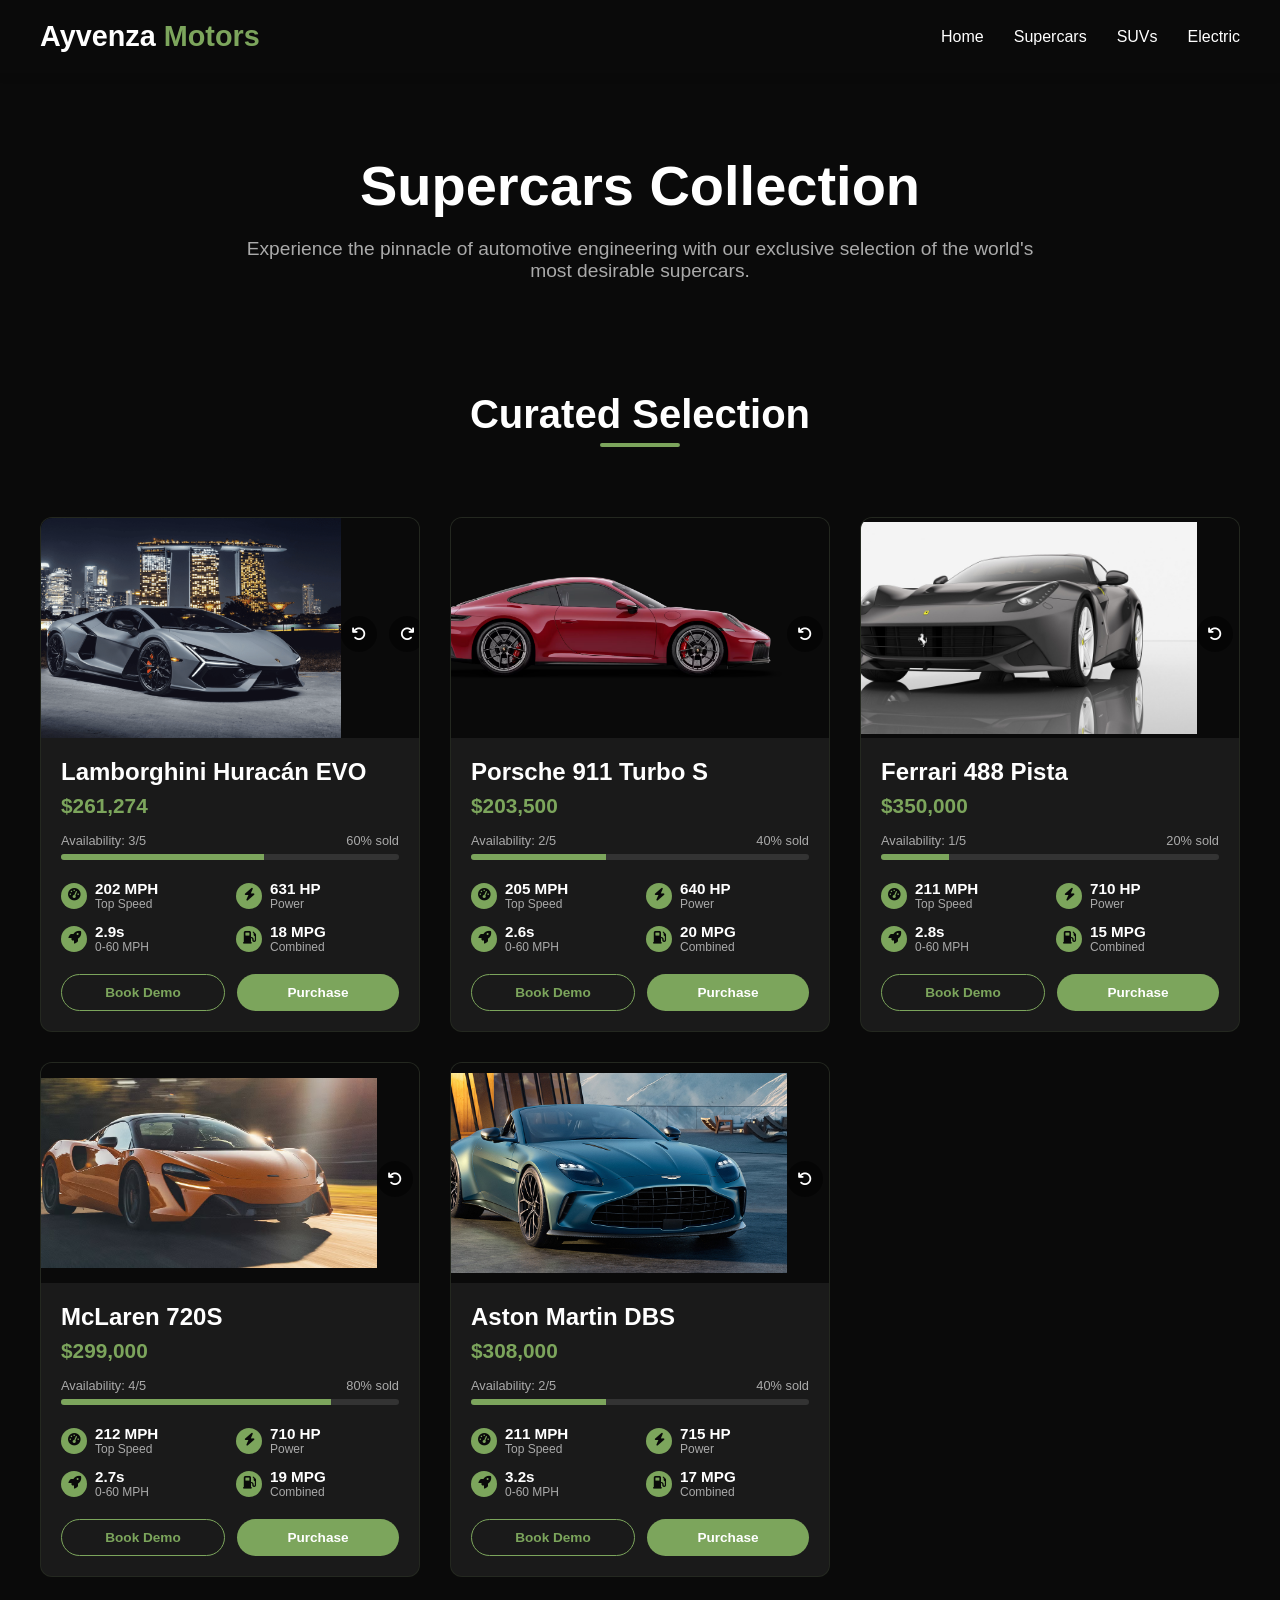
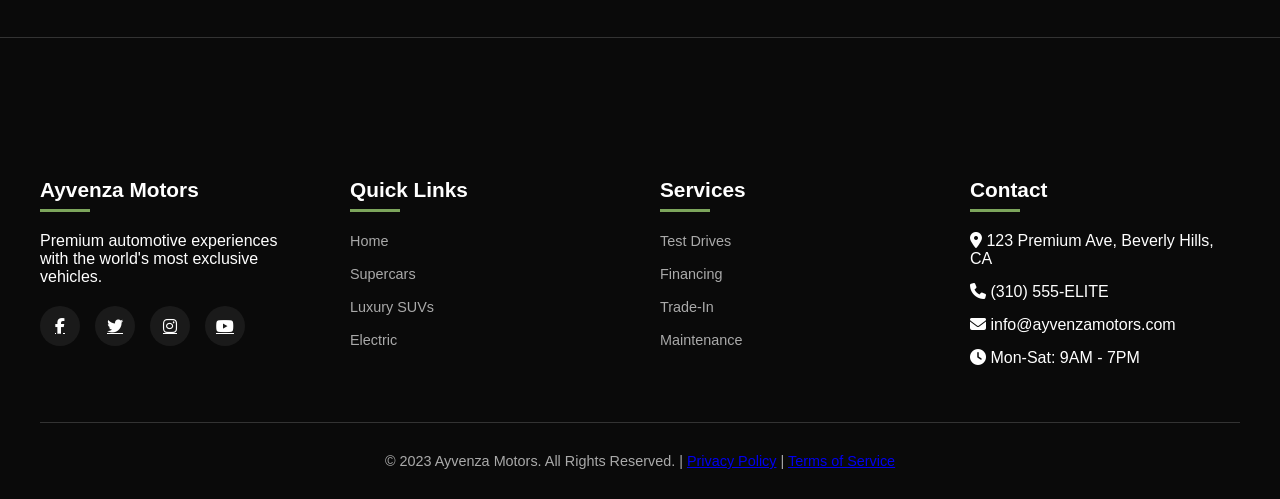
<file: supercars.html>
<!DOCTYPE html>
<html lang="en">
<head>
    <meta charset="UTF-8">
    <meta name="viewport" content="width=device-width, initial-scale=1.0">
    <title>Ayvenza Motors | Supercars Collection</title>
    <link rel="stylesheet" href="https://cdnjs.cloudflare.com/ajax/libs/font-awesome/6.4.0/css/all.min.css">
    <script src="script.js"></script>
    <link rel="stylesheet" href="sales.css">
</head>
<body>
    <!-- Header -->
    <header>
        <div class="container">
            <nav class="navbar">
                <a href="#" class="logo">Ayvenza <span>Motors</span></a>
                <ul class="nav-links">
                    <li><a href="index.html">Home</a></li>
                    <li><a href="supercars.html" class="active">Supercars</a></li>
                    <li><a href="suvs.html">SUVs</a></li>
                    <li><a href="e-cars.html">Electric</a></li>
                </ul>
            </nav>
        </div>
    </header>

    <!-- Page Header -->
    <section class="page-header">
        <div class="container">
            <h1>Supercars Collection</h1>
            <p>Experience the pinnacle of automotive engineering with our exclusive selection of the world's most desirable supercars.</p>
        </div>
    </section>

    <!-- Supercars Section -->
    <section class="category-section">
        <div class="container">
            <h2 class="category-title">Curated Selection</h2>
            <div class="car-showcase">
                <!-- Car 1 -->
                <div class="car-item">
                    <div class="car-360-container">
                        <img src="lamborgini.png" alt="Lamborghini Huracán EVO" class="car-360-view" id="huracan-view">
                        <div class="viewer-controls">
                            <button class="viewer-btn rotate-left"><i class="fas fa-undo"></i></button>
                            <button class="viewer-btn rotate-right"><i class="fas fa-redo"></i></button>
                        </div>
                    </div>
                    <div class="car-details">
                        <h3 class="car-name">Lamborghini Huracán EVO</h3>
                        <div class="car-price">$261,274</div>
                        <div class="sales-progress">
                            <div class="progress-text">
                                <span>Availability: 3/5</span>
                                <span>60% sold</span>
                            </div>
                            <div class="progress-bar">
                                <div class="progress-fill" style="width: 60%"></div>
                            </div>
                        </div>
                        <div class="car-stats">
                            <div class="stat-item">
                                <div class="stat-icon"><i class="fas fa-tachometer-alt"></i></div>
                                <div>
                                    <div class="stat-value">202 MPH</div>
                                    <div class="stat-label">Top Speed</div>
                                </div>
                            </div>
                            <div class="stat-item">
                                <div class="stat-icon"><i class="fas fa-bolt"></i></div>
                                <div>
                                    <div class="stat-value">631 HP</div>
                                    <div class="stat-label">Power</div>
                                </div>
                            </div>
                            <div class="stat-item">
                                <div class="stat-icon"><i class="fas fa-rocket"></i></div>
                                <div>
                                    <div class="stat-value">2.9s</div>
                                    <div class="stat-label">0-60 MPH</div>
                                </div>
                            </div>
                            <div class="stat-item">
                                <div class="stat-icon"><i class="fas fa-gas-pump"></i></div>
                                <div>
                                    <div class="stat-value">18 MPG</div>
                                    <div class="stat-label">Combined</div>
                                </div>
                            </div>
                        </div>
                        <div class="car-actions">
                            <button type="button" class="btn btn-outline" data-action="demo" data-car="Lamborghini Huracán EVO" data-price="$261,274">Book Demo</button>
                            <button type="button" class="btn btn-primary" data-action="purchase" data-car="Lamborghini Huracán EVO" data-price="$261,274">Purchase</button>
                        </div>
                    </div>
                </div>

                <!-- Car 2 -->
                <div class="car-item">
                    <div class="car-360-container">
                        <img src="porsche.avif" alt="Porsche 911 Turbo S" class="car-360-view" id="porsche-view">
                        <div class="viewer-controls">
                            <button class="viewer-btn rotate-left"><i class="fas fa-undo"></i></button>
                            <button class="viewer-btn rotate-right"><i class="fas fa-redo"></i></button>
                        </div>
                    </div>
                    <div class="car-details">
                        <h3 class="car-name">Porsche 911 Turbo S</h3>
                        <div class="car-price">$203,500</div>
                        <div class="sales-progress">
                            <div class="progress-text">
                                <span>Availability: 2/5</span>
                                <span>40% sold</span>
                            </div>
                            <div class="progress-bar">
                                <div class="progress-fill" style="width: 40%"></div>
                            </div>
                        </div>
                        <div class="car-stats">
                            <div class="stat-item">
                                <div class="stat-icon"><i class="fas fa-tachometer-alt"></i></div>
                                <div>
                                    <div class="stat-value">205 MPH</div>
                                    <div class="stat-label">Top Speed</div>
                                </div>
                            </div>
                            <div class="stat-item">
                                <div class="stat-icon"><i class="fas fa-bolt"></i></div>
                                <div>
                                    <div class="stat-value">640 HP</div>
                                    <div class="stat-label">Power</div>
                                </div>
                            </div>
                            <div class="stat-item">
                                <div class="stat-icon"><i class="fas fa-rocket"></i></div>
                                <div>
                                    <div class="stat-value">2.6s</div>
                                    <div class="stat-label">0-60 MPH</div>
                                </div>
                            </div>
                            <div class="stat-item">
                                <div class="stat-icon"><i class="fas fa-gas-pump"></i></div>
                                <div>
                                    <div class="stat-value">20 MPG</div>
                                    <div class="stat-label">Combined</div>
                                </div>
                            </div>
                        </div>
                        <div class="car-actions">
                            <button type="button" class="btn btn-outline" data-action="demo" data-car="Porsche 911 Turbo S" data-price="$203,500">Book Demo</button>
                            <button type="button" class="btn btn-primary" data-action="purchase" data-car="Porsche 911 Turbo S" data-price="$203,500">Purchase</button>
                        </div>
                    </div>
                </div>

                <!-- Car 3 -->
                <div class="car-item">
                    <div class="car-360-container">
                        <img src="ferari.jpg" alt="Ferrari 488 Pista" class="car-360-view" id="ferrari-view">
                        <div class="viewer-controls">
                            <button class="viewer-btn rotate-left"><i class="fas fa-undo"></i></button>
                            <button class="viewer-btn rotate-right"><i class="fas fa-redo"></i></button>
                        </div>
                    </div>
                    <div class="car-details">
                        <h3 class="car-name">Ferrari 488 Pista</h3>
                        <div class="car-price">$350,000</div>
                        <div class="sales-progress">
                            <div class="progress-text">
                                <span>Availability: 1/5</span>
                                <span>20% sold</span>
                            </div>
                            <div class="progress-bar">
                                <div class="progress-fill" style="width: 20%"></div>
                            </div>
                        </div>
                        <div class="car-stats">
                            <div class="stat-item">
                                <div class="stat-icon"><i class="fas fa-tachometer-alt"></i></div>
                                <div>
                                    <div class="stat-value">211 MPH</div>
                                    <div class="stat-label">Top Speed</div>
                                </div>
                            </div>
                            <div class="stat-item">
                                <div class="stat-icon"><i class="fas fa-bolt"></i></div>
                                <div>
                                    <div class="stat-value">710 HP</div>
                                    <div class="stat-label">Power</div>
                                </div>
                            </div>
                            <div class="stat-item">
                                <div class="stat-icon"><i class="fas fa-rocket"></i></div>
                                <div>
                                    <div class="stat-value">2.8s</div>
                                    <div class="stat-label">0-60 MPH</div>
                                </div>
                            </div>
                            <div class="stat-item">
                                <div class="stat-icon"><i class="fas fa-gas-pump"></i></div>
                                <div>
                                    <div class="stat-value">15 MPG</div>
                                    <div class="stat-label">Combined</div>
                                </div>
                            </div>
                        </div>
                        <div class="car-actions">
                            <button type="button" class="btn btn-outline" data-action="demo" data-car="Ferrari 488 Pista" data-price="$350,000">Book Demo</button>
                            <button type="button" class="btn btn-primary" data-action="purchase" data-car="Ferrari 488 Pista" data-price="$350,000">Purchase</button>
                        </div>
                    </div>
                </div>

                <!-- Car 4 -->
                <div class="car-item">
                    <div class="car-360-container">
                        <img src="mclaren.avif" alt="McLaren 720S" class="car-360-view" id="mclaren-view">
                        <div class="viewer-controls">
                            <button class="viewer-btn rotate-left"><i class="fas fa-undo"></i></button>
                            <button class="viewer-btn rotate-right"><i class="fas fa-redo"></i></button>
                        </div>
                    </div>
                    <div class="car-details">
                        <h3 class="car-name">McLaren 720S</h3>
                        <div class="car-price">$299,000</div>
                        <div class="sales-progress">
                            <div class="progress-text">
                                <span>Availability: 4/5</span>
                                <span>80% sold</span>
                            </div>
                            <div class="progress-bar">
                                <div class="progress-fill" style="width: 80%"></div>
                            </div>
                        </div>
                        <div class="car-stats">
                            <div class="stat-item">
                                <div class="stat-icon"><i class="fas fa-tachometer-alt"></i></div>
                                <div>
                                    <div class="stat-value">212 MPH</div>
                                    <div class="stat-label">Top Speed</div>
                                </div>
                            </div>
                            <div class="stat-item">
                                <div class="stat-icon"><i class="fas fa-bolt"></i></div>
                                <div>
                                    <div class="stat-value">710 HP</div>
                                    <div class="stat-label">Power</div>
                                </div>
                            </div>
                            <div class="stat-item">
                                <div class="stat-icon"><i class="fas fa-rocket"></i></div>
                                <div>
                                    <div class="stat-value">2.7s</div>
                                    <div class="stat-label">0-60 MPH</div>
                                </div>
                            </div>
                            <div class="stat-item">
                                <div class="stat-icon"><i class="fas fa-gas-pump"></i></div>
                                <div>
                                    <div class="stat-value">19 MPG</div>
                                    <div class="stat-label">Combined</div>
                                </div>
                            </div>
                        </div>
                        <div class="car-actions">
                            <button type="button" class="btn btn-outline" data-action="demo" data-car="McLaren 720S" data-price="$299,000">Book Demo</button>
                            <button type="button" class="btn btn-primary" data-action="purchase" data-car="McLaren 720S" data-price="$299,000">Purchase</button>
                        </div>
                    </div>
                </div>

                <!-- Car 5 -->
                <div class="car-item">
                    <div class="car-360-container">
                        <img src="martin.jpg" alt="Aston Martin DBS Superleggera" class="car-360-view" id="aston-view">
                        <div class="viewer-controls">
                            <button class="viewer-btn rotate-left"><i class="fas fa-undo"></i></button>
                            <button class="viewer-btn rotate-right"><i class="fas fa-redo"></i></button>
                        </div>
                    </div>
                    <div class="car-details">
                        <h3 class="car-name">Aston Martin DBS</h3>
                        <div class="car-price">$308,000</div>
                        <div class="sales-progress">
                            <div class="progress-text">
                                <span>Availability: 2/5</span>
                                <span>40% sold</span>
                            </div>
                            <div class="progress-bar">
                                <div class="progress-fill" style="width: 40%"></div>
                            </div>
                        </div>
                        <div class="car-stats">
                            <div class="stat-item">
                                <div class="stat-icon"><i class="fas fa-tachometer-alt"></i></div>
                                <div>
                                    <div class="stat-value">211 MPH</div>
                                    <div class="stat-label">Top Speed</div>
                                </div>
                            </div>
                            <div class="stat-item">
                                <div class="stat-icon"><i class="fas fa-bolt"></i></div>
                                <div>
                                    <div class="stat-value">715 HP</div>
                                    <div class="stat-label">Power</div>
                                </div>
                            </div>
                            <div class="stat-item">
                                <div class="stat-icon"><i class="fas fa-rocket"></i></div>
                                <div>
                                    <div class="stat-value">3.2s</div>
                                    <div class="stat-label">0-60 MPH</div>
                                </div>
                            </div>
                            <div class="stat-item">
                                <div class="stat-icon"><i class="fas fa-gas-pump"></i></div>
                                <div>
                                    <div class="stat-value">17 MPG</div>
                                    <div class="stat-label">Combined</div>
                                </div>
                            </div>
                        </div>
                        <div class="car-actions">
                            <button type="button" class="btn btn-outline" data-action="demo" data-car="Aston Martin DBS" data-price="$308,000">Book Demo</button>
                            <button type="button" class="btn btn-primary" data-action="purchase" data-car="Aston Martin DBS" data-price="$308,000">Purchase</button>
                        </div>
                    </div>
                </div>
            </div>
        </div>
    </section>

    <!-- Footer -->
    <footer id="contact">
        <div class="container">
            <div class="footer-content">
                <div class="footer-column">
                    <h3>Ayvenza Motors</h3>
                    <p>Premium automotive experiences with the world's most exclusive vehicles.</p>
                    <div class="social-links">
                        <a href="#" class="social-link"><i class="fab fa-facebook-f"></i></a>
                        <a href="#" class="social-link"><i class="fab fa-twitter"></i></a>
                        <a href="#" class="social-link"><i class="fab fa-instagram"></i></a>
                        <a href="#" class="social-link"><i class="fab fa-youtube"></i></a>
                    </div>
                </div>
                <div class="footer-column">
                    <h3>Quick Links</h3>
                    <ul class="footer-links">
                        <li><a href="index.html">Home</a></li>
                        <li><a href="supercars.html" class="active">Supercars</a></li>
                        <li><a href="suvs.html">Luxury SUVs</a></li>
                        <li><a href="electric.html">Electric</a></li>
                    </ul>
                </div>
                <div class="footer-column">
                    <h3>Services</h3>
                    <ul class="footer-links">
                        <li><a href="#">Test Drives</a></li>
                        <li><a href="#">Financing</a></li>
                        <li><a href="#">Trade-In</a></li>
                        <li><a href="#">Maintenance</a></li>
                    </ul>
                </div>
                <div class="footer-column">
                    <h3>Contact</h3>
                    <ul class="footer-links">
                        <li><i class="fas fa-map-marker-alt"></i> 123 Premium Ave, Beverly Hills, CA</li>
                        <li><i class="fas fa-phone"></i> (310) 555-ELITE</li>
                        <li><i class="fas fa-envelope"></i> info@ayvenzamotors.com</li>
                        <li><i class="fas fa-clock"></i> Mon-Sat: 9AM - 7PM</li>
                    </ul>
                </div>
            </div>
            <div class="footer-bottom">
                <p>&copy; 2023 Ayvenza Motors. All Rights Reserved. | <a href="#">Privacy Policy</a> | <a href="#">Terms of Service</a></p>
            </div>
        </div>
    </footer>

    <!-- User Details Modal -->
    <div class="modal-overlay" id="userDetailsModal">
        <div class="modal-content">
            <div class="modal-header">
                <h3 id="modalTitle">Book Your Demo</h3>
                <p id="modalSubtitle">We'll contact you shortly</p>
            </div>
            <form id="userDetailsForm">
                <input type="hidden" id="modalCarName" name="car_name">
                <input type="hidden" id="modalCarPrice" name="car_price">
                <input type="hidden" id="modalAction" name="action">
                
                <div class="form-group">
                    <label for="userName">Full Name</label>
                    <input type="text" id="userName" name="name" required>
                </div>
                <div class="form-group">
                    <label for="userEmail">Email Address</label>
                    <input type="email" id="userEmail" name="email" required>
                </div>
                <div class="form-group">
                    <label for="userPhone">Phone Number</label>
                    <input type="tel" id="userPhone" name="phone" required>
                </div>
                <div class="modal-actions">
                    <button type="button" class="btn btn-outline" id="cancelModal">Cancel</button>
                    <button type="submit" class="btn btn-primary">Submit</button>
                </div>
            </form>
        </div>
    </div>

    
</body>
</html>
</file>
<file: sales.css>
:root {
            --primary: #7CA55C;
            --primary-dark: #6a8f4e;
            --dark: #0a0a0a;
            --dark-gray: #1a1a1a;
            --medium-gray: #333;
            --light-gray: #aaa;
            --light: #ffffff;
        }

        * {
            margin: 0;
            padding: 0;
            box-sizing: border-box;
            font-family: 'Poppins', sans-serif;
        }

        body {
            background-color: var(--dark);
            color: var(--light);
            overflow-x: hidden;
        }

        .container {
            max-width: 1400px;
            margin: 0 auto;
            padding: 0 40px;
        }

        header {
            background: var(--dark);
            padding: 20px 0;
            position: sticky;
            top: 0;
            z-index: 1000;
            box-shadow: 0 2px 10px rgba(0,0,0,0.1);
        }

        .navbar {
            display: flex;
            justify-content: space-between;
            align-items: center;
        }

        .logo {
            font-size: 1.8rem;
            font-weight: 700;
            color: var(--light);
            text-decoration: none;
        }

        .logo span {
            color: var(--primary);
        }

        .nav-links {
            display: flex;
            list-style: none;
        }

        .nav-links li {
            margin-left: 30px;
        }

        .nav-links a {
            color: var(--light);
            text-decoration: none;
            font-weight: 500;
            transition: color 0.3s ease;
        }

        .nav-links a:hover {
            color: var(--primary);
        }

        .page-header {
            text-align: center;
            padding: 80px 0 50px;
            background: linear-gradient(rgba(10,10,10,0.9), rgba(10,10,10,0.9));
            background-size: cover;
            background-position: center;
        }

        .page-header h1 {
            font-size: 3.5rem;
            margin-bottom: 20px;
        }

        .page-header p {
            font-size: 1.2rem;
            color: var(--light-gray);
            max-width: 800px;
            margin: 0 auto;
        }

        .category-section {
            padding: 60px 0;
            border-bottom: 1px solid var(--medium-gray);
        }

        .category-title {
            font-size: 2.5rem;
            margin-bottom: 40px;
            text-align: center;
            position: relative;
            display: inline-block;
            left: 50%;
            transform: translateX(-50%);
        }

        .category-title::after {
            content: '';
            position: absolute;
            bottom: -10px;
            left: 50%;
            transform: translateX(-50%);
            width: 80px;
            height: 4px;
            background: var(--primary);
            border-radius: 2px;
        }

        .car-showcase {
            display: grid;
            grid-template-columns: repeat(auto-fill, minmax(350px, 1fr));
            gap: 30px;
            margin-top: 40px;
        }

        .car-item {
            background: var(--dark-gray);
            border-radius: 12px;
            overflow: hidden;
            transition: all 0.3s ease;
            position: relative;
            border: 1px solid rgba(124, 165, 92, 0.1);
        }

        .car-item:hover {
            transform: translateY(-5px);
            box-shadow: 0 10px 25px rgba(0,0,0,0.2);
            border-color: rgba(124, 165, 92, 0.3);
        }

        .car-360-container {
            height: 220px;
            position: relative;
            perspective: 1000px;
            background: var(--dark);
            display: flex;
            align-items: center;
            justify-content: center;
        }

        .car-360-view {
            width: 100%;
            height: 100%;
            object-fit: contain;
            transform-style: preserve-3d;
            transition: transform 0.5s ease;
        }

        .car-details {
            padding: 20px;
        }

        .car-name {
            font-size: 1.5rem;
            margin-bottom: 8px;
            font-weight: 600;
        }

        .car-price {
            font-size: 1.3rem;
            color: var(--primary);
            margin-bottom: 15px;
            font-weight: 700;
        }

        .car-stats {
            display: grid;
            grid-template-columns: repeat(2, 1fr);
            gap: 12px;
            margin-bottom: 20px;
        }

        .stat-item {
            display: flex;
            align-items: center;
        }

        .stat-icon {
            width: 26px;
            height: 26px;
            background: var(--primary);
            border-radius: 50%;
            display: flex;
            align-items: center;
            justify-content: center;
            margin-right: 8px;
            color: var(--dark);
            font-size: 0.8rem;
        }

        .stat-value {
            font-weight: 600;
            font-size: 0.95rem;
        }

        .stat-label {
            font-size: 0.75rem;
            color: var(--light-gray);
        }

        .sales-progress {
            margin-bottom: 20px;
        }

        .progress-text {
            display: flex;
            justify-content: space-between;
            margin-bottom: 6px;
            font-size: 0.8rem;
            color: var(--light-gray);
        }

        .progress-bar {
            height: 6px;
            background: var(--medium-gray);
            border-radius: 3px;
            overflow: hidden;
        }

        .progress-fill {
            height: 100%;
            background: var(--primary);
            width: 0;
            transition: width 1s ease;
        }

        .car-actions {
            display: flex;
            gap: 12px;
        }

        .btn {
            display: inline-block;
            padding: 10px 20px;
            border-radius: 30px;
            font-weight: 600;
            text-decoration: none;
            cursor: pointer;
            transition: all 0.3s ease;
            text-align: center;
            flex: 1;
            font-size: 0.85rem;
        }

        .btn-primary {
            background: var(--primary);
            color: var(--light);
            border: none;
        }

        .btn-primary:hover {
            background: var(--primary-dark);
            transform: translateY(-2px);
            box-shadow: 0 5px 15px rgba(124, 165, 92, 0.4);
        }

        .btn-outline {
            background: transparent;
            border: 1px solid var(--primary);
            color: var(--primary);
        }

        .btn-outline:hover {
            background: var(--primary);
            color: var(--light);
        }

        .viewer-controls {
            display: flex;
            justify-content: center;
            gap: 12px;
            margin-top: 12px;
        }

        .viewer-btn {
            width: 36px;
            height: 36px;
            border-radius: 50%;
            background: rgba(0,0,0,0.5);
            border: none;
            color: var(--light);
            cursor: pointer;
            transition: all 0.3s ease;
            display: flex;
            align-items: center;
            justify-content: center;
            font-size: 0.9rem;
        }

        .viewer-btn:hover {
            background: var(--primary);
            transform: scale(1.1);
        }

        footer {
            background: var(--dark);
            padding: 60px 0 30px;
            margin-top: 80px;
        }

        .footer-content {
            display: grid;
            grid-template-columns: repeat(auto-fit, minmax(250px, 1fr));
            gap: 40px;
            margin-bottom: 40px;
        }

        .footer-column h3 {
            font-size: 1.3rem;
            margin-bottom: 20px;
            position: relative;
            padding-bottom: 10px;
        }

        .footer-column h3::after {
            content: '';
            position: absolute;
            bottom: 0;
            left: 0;
            width: 50px;
            height: 3px;
            background: var(--primary);
        }

        .footer-links {
            list-style: none;
        }

        .footer-links li {
            margin-bottom: 15px;
        }

        .footer-links a {
            color: var(--light-gray);
            text-decoration: none;
            transition: color 0.3s ease;
            font-size: 0.9rem;
        }

        .footer-links a:hover {
            color: var(--primary);
        }

        .social-links {
            display: flex;
            gap: 15px;
            margin-top: 20px;
        }

        .social-link {
            width: 40px;
            height: 40px;
            border-radius: 50%;
            background: var(--dark-gray);
            display: flex;
            align-items: center;
            justify-content: center;
            color: var(--light);
            transition: all 0.3s ease;
        }

        .social-link:hover {
            background: var(--primary);
            transform: translateY(-5px);
        }

        .footer-bottom {
            text-align: center;
            padding-top: 30px;
            border-top: 1px solid var(--medium-gray);
            color: var(--light-gray);
            font-size: 0.9rem;
        }

        /* Modal Styles */
        .modal-overlay {
            position: fixed;
            top: 0;
            left: 0;
            right: 0;
            bottom: 0;
            background: rgba(0,0,0,0.8);
            display: flex;
            align-items: center;
            justify-content: center;
            z-index: 2000;
            opacity: 0;
            visibility: hidden;
            transition: all 0.3s ease;
        }

        .modal-overlay.active {
            opacity: 1;
            visibility: visible;
        }

        .modal-content {
            background: var(--dark-gray);
            padding: 30px;
            border-radius: 12px;
            width: 100%;
            max-width: 500px;
            border: 1px solid var(--primary);
            box-shadow: 0 10px 30px rgba(0,0,0,0.3);
        }

        .modal-header {
            margin-bottom: 20px;
            text-align: center;
        }

        .modal-header h3 {
            font-size: 1.5rem;
            color: var(--primary);
        }

        .modal-header p {
            color: var(--light-gray);
            margin-top: 5px;
        }

        .form-group {
            margin-bottom: 20px;
        }

        .form-group label {
            display: block;
            margin-bottom: 8px;
            color: var(--light);
            font-size: 0.9rem;
        }

        .form-group input {
            width: 100%;
            padding: 12px 15px;
            border-radius: 6px;
            border: 1px solid var(--medium-gray);
            background: var(--dark);
            color: var(--light);
            font-size: 1rem;
        }

        .form-group input:focus {
            outline: none;
            border-color: var(--primary);
        }

        .modal-actions {
            display: flex;
            gap: 15px;
            margin-top: 20px;
        }

        @media (max-width: 768px) {
            .car-showcase {
                grid-template-columns: 1fr;
            }
            
            .page-header h1 {
                font-size: 2.5rem;
            }
            
            .category-title {
                font-size: 2rem;
            }
            
            .modal-content {
                padding: 20px;
                margin: 0 15px;
            }
        }
</file>
